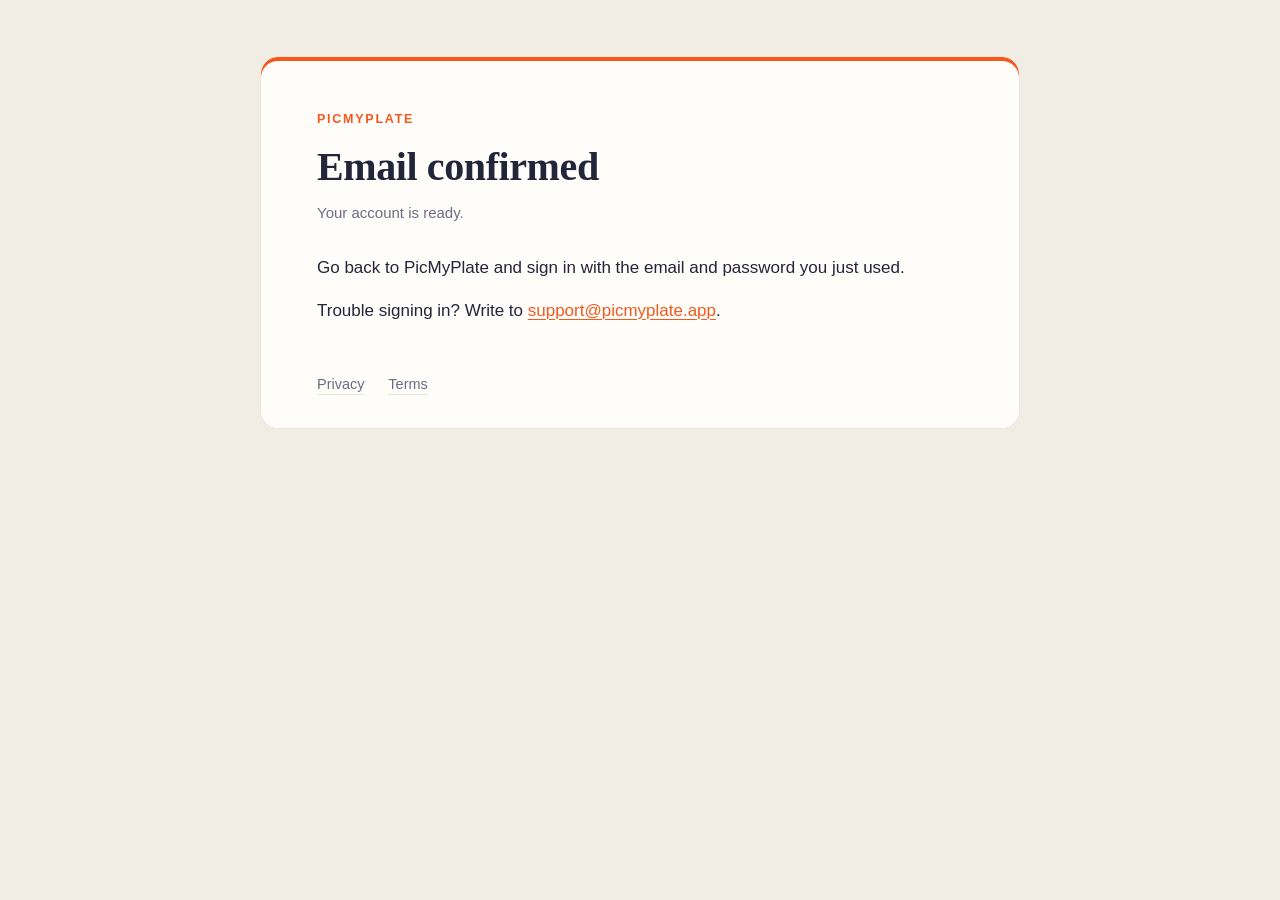
<file: confirmed/index.html>
<!doctype html>
<html lang="en">
<head>
<meta charset="utf-8">
<meta name="viewport" content="width=device-width, initial-scale=1">
<meta name="robots" content="noindex">
<title>Email confirmed · PicMyPlate</title>
<meta name="description" content="Your PicMyPlate email address is confirmed. Go back to the app and sign in.">
<!-- WHERE THE "CONFIRM YOUR EMAIL" LINK LANDS.
     Supabase confirms the address first and then sends the browser here
     (config.emailConfirmedUrl in the app). Before this page existed the
     project's Site URL was the default http://localhost:3000, so a tester
     tapped the link in her inbox and got "localhost refused to connect" - on a
     confirmation that had in fact worked.

     The address bar can arrive carrying a sign-in token in its #fragment. It
     is never read beyond the error fields, never sent anywhere (this page makes
     no requests at all), and is wiped from the address bar before anything is
     shown, so a screenshot or a shared link cannot carry it. -->
<link rel="stylesheet" href="../style.css">
<style>
  .state { display: none; }
  .state.on { display: block; }
  .open {
    display: inline-block;
    margin: 8px 0 18px;
    padding: 14px 26px;
    border-radius: 999px;
    background: var(--accent);
    color: #fff;
    font-weight: 800;
    text-decoration: none;
  }
  .open:hover { color: #fff; background: #d1420c; }
  .android-only { display: none; }
  .android .android-only { display: block; }
</style>
</head>
<body>
<header>
  <p class="brand">PicMyPlate</p>
  <h1 id="title">Email confirmed</h1>
  <p class="updated" id="lede">Your account is ready.</p>
</header>

<main>
  <div class="state on" id="ok">
    <p>Go back to PicMyPlate and sign in with the email and password you just used.</p>
  </div>

  <div class="state" id="expired">
    <div class="note">
      <p><strong>This link has expired or was already used.</strong></p>
      <p>If you confirmed your email earlier, you are all set - just sign in. If not, open the app, try signing in, and use the newest email we sent you.</p>
    </div>
  </div>

  <div class="android-only">
    <p><a class="open" href="intent:#Intent;action=android.intent.action.MAIN;category=android.intent.category.LAUNCHER;package=com.ashishbv.fitai;end">Open PicMyPlate</a></p>
  </div>

  <p>Trouble signing in? Write to <a href="mailto:support@picmyplate.app">support@picmyplate.app</a>.</p>
</main>

<footer>
  <a href="../privacy.html">Privacy</a>
  <a href="../terms.html">Terms</a>
</footer>

<script>
  (function () {
    // Read what Supabase appended - the error fields only - then clear the
    // address bar before anything else happens.
    var raw = (location.hash || '').replace(/^#/, '') + '&' + (location.search || '').replace(/^\?/, '');
    var params = {};
    raw.split('&').forEach(function (pair) {
      var i = pair.indexOf('=');
      if (i > 0) params[pair.slice(0, i)] = pair.slice(i + 1);
    });
    if (location.hash || location.search) {
      try { history.replaceState(null, '', location.pathname); } catch (e) { /* old browser: harmless */ }
    }

    if (params.error || params.error_code) {
      document.getElementById('ok').className = 'state';
      document.getElementById('expired').className = 'state on';
      document.getElementById('title').textContent = 'Link not valid';
      document.getElementById('lede').textContent = 'Nothing is wrong with your account.';
    }

    // The button opens the installed app by its package, which only an
    // Android browser understands.
    if (/Android/i.test(navigator.userAgent)) document.body.className += ' android';
  })();
</script>
</body>
</html>
</file>
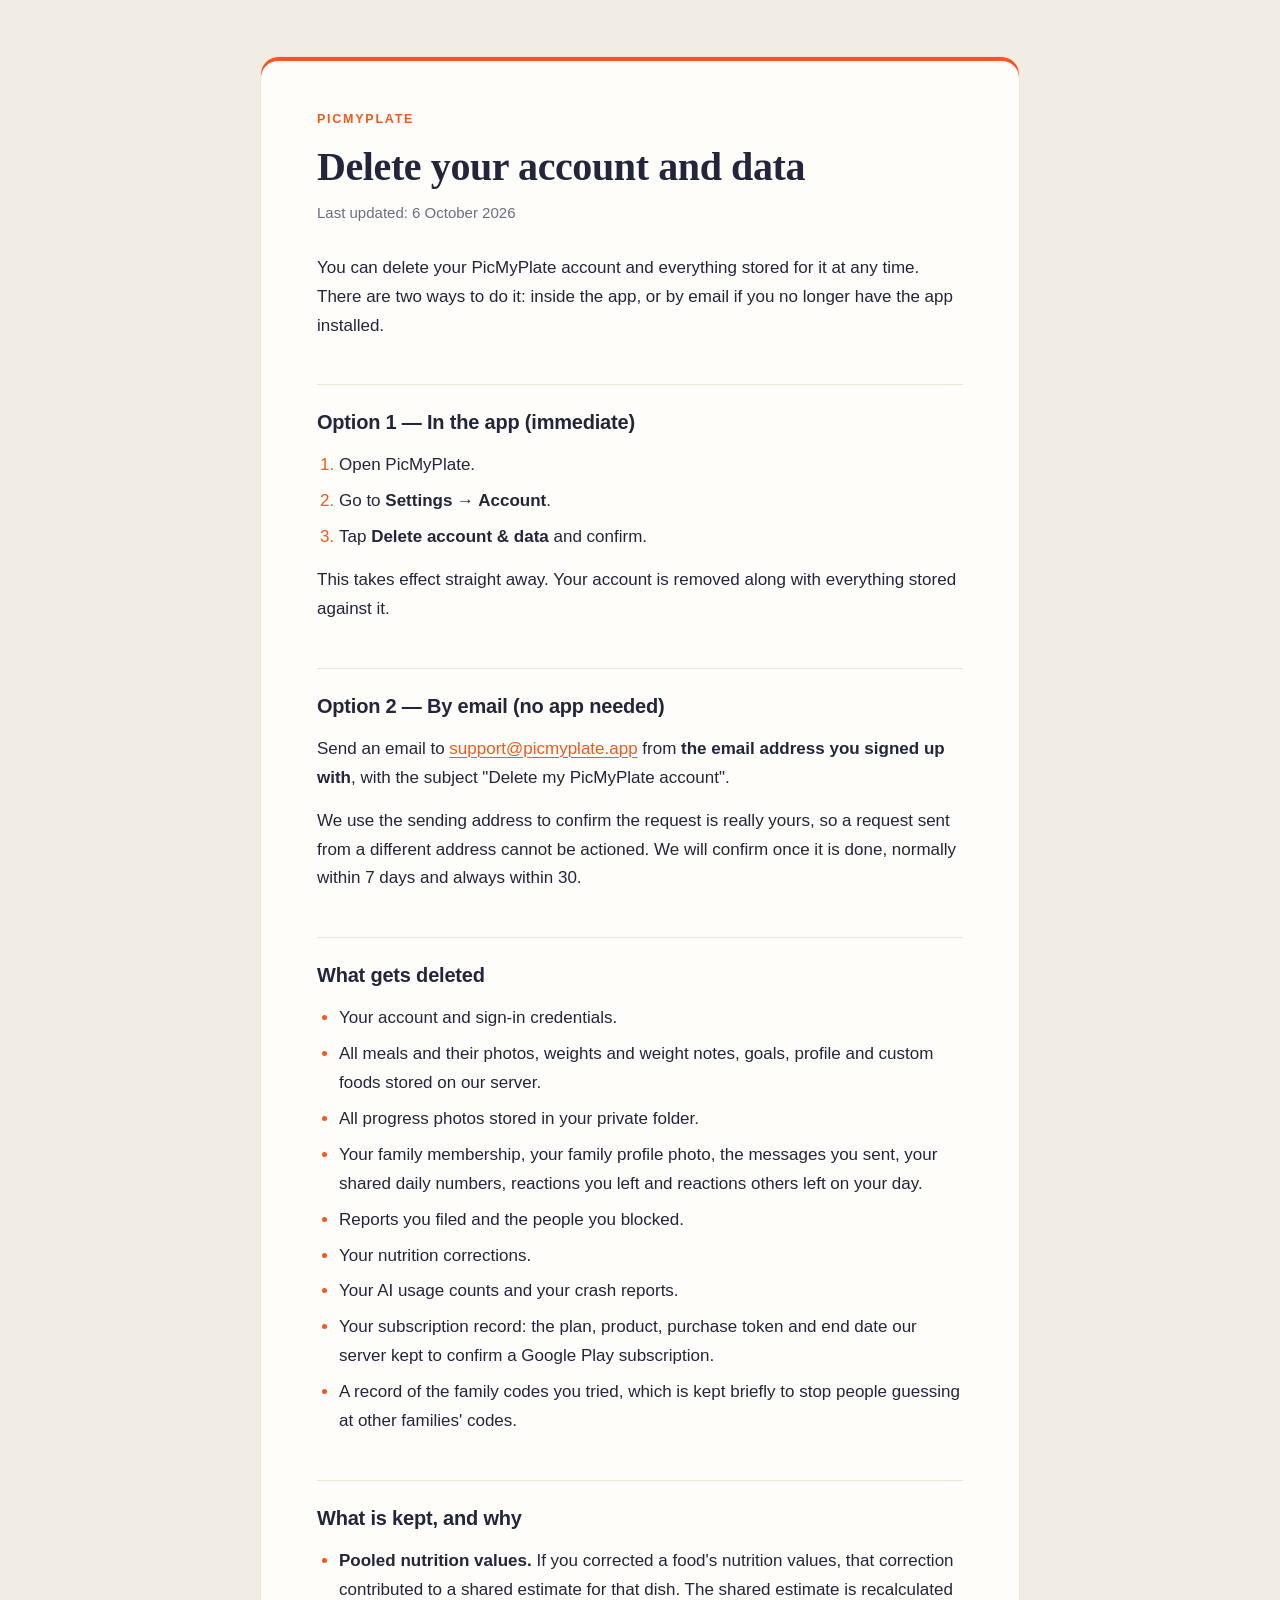
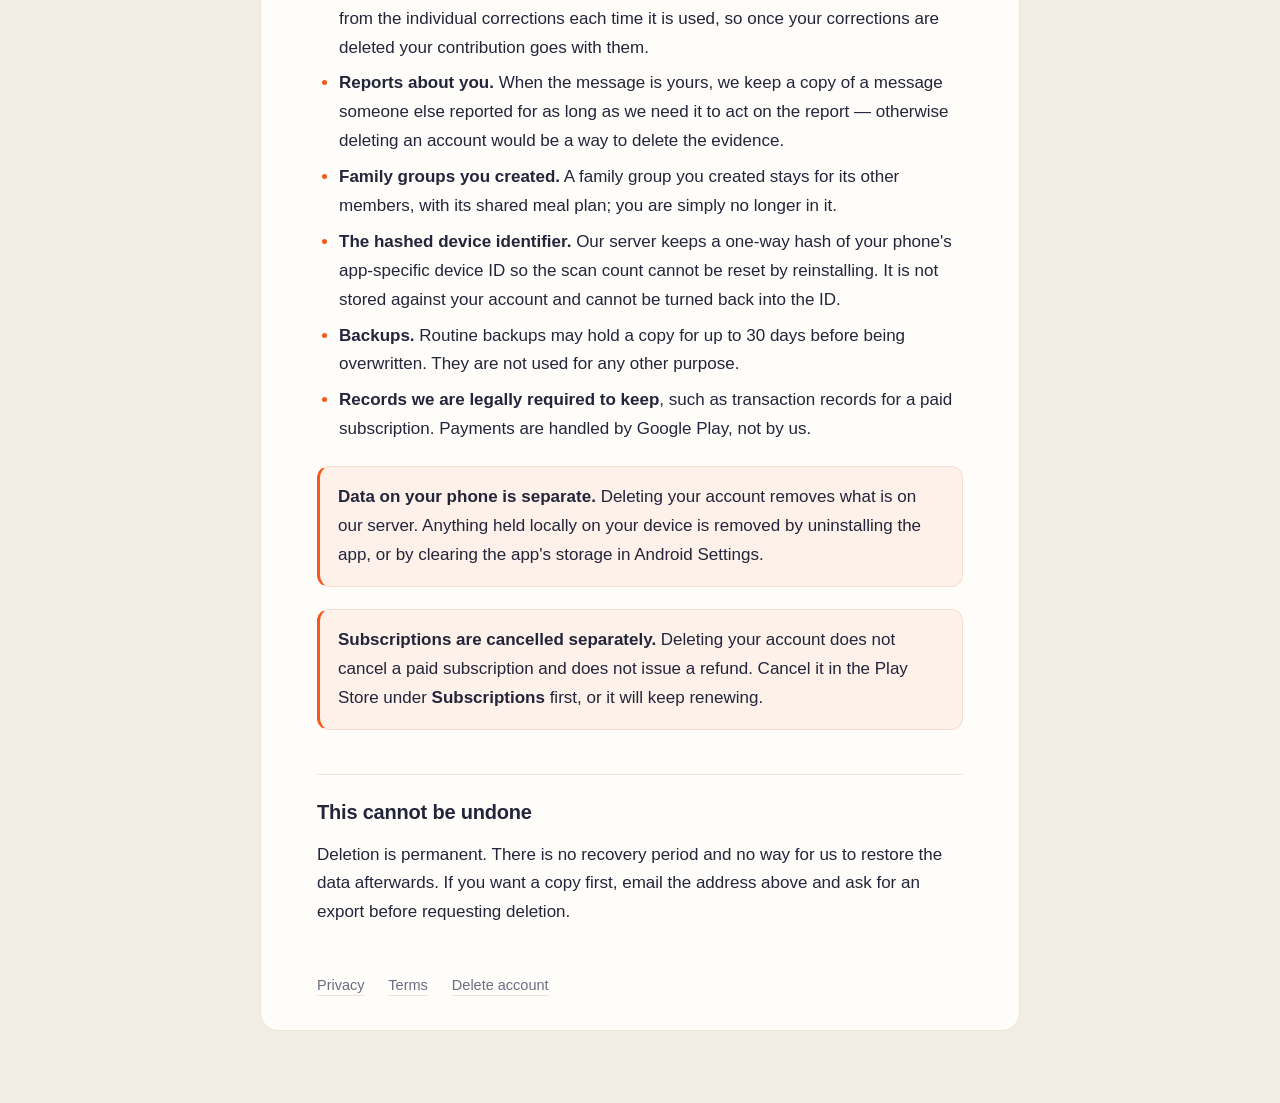
<file: delete-account.html>
<!doctype html>
<html lang="en">
<head>
<meta charset="utf-8">
<meta name="viewport" content="width=device-width, initial-scale=1">
<title>Delete your account — PicMyPlate</title>
<link rel="stylesheet" href="style.css">
</head>
<body>
<header>
  <p class="brand">PicMyPlate</p>
  <h1>Delete your account and data</h1>
  <p class="updated">Last updated: 6 October 2026</p>
</header>

<main>

<p>You can delete your PicMyPlate account and everything stored for it at any time. There are two ways to do it: inside the app, or by email if you no longer have the app installed.</p>

<h2>Option 1 — In the app (immediate)</h2>
<ol>
  <li>Open PicMyPlate.</li>
  <li>Go to <strong>Settings → Account</strong>.</li>
  <li>Tap <strong>Delete account &amp; data</strong> and confirm.</li>
</ol>
<p>This takes effect straight away. Your account is removed along with everything stored against it.</p>

<h2>Option 2 — By email (no app needed)</h2>
<p>Send an email to <a href="mailto:support@picmyplate.app?subject=Delete%20my%20PicMyPlate%20account">support@picmyplate.app</a> from <strong>the email address you signed up with</strong>, with the subject "Delete my PicMyPlate account".</p>
<p>We use the sending address to confirm the request is really yours, so a request sent from a different address cannot be actioned. We will confirm once it is done, normally within 7 days and always within 30.</p>

<h2>What gets deleted</h2>
<ul>
  <li>Your account and sign-in credentials.</li>
  <li>All meals and their photos, weights and weight notes, goals, profile and custom foods stored on our server.</li>
  <li>All progress photos stored in your private folder.</li>
  <li>Your family membership, your family profile photo, the messages you sent, your shared daily numbers, reactions you left and reactions others left on your day.</li>
  <li>Reports you filed and the people you blocked.</li>
  <li>Your nutrition corrections.</li>
  <li>Your AI usage counts and your crash reports.</li>
  <li>Your subscription record: the plan, product, purchase token and end date our server kept to confirm a Google Play subscription.</li>
  <li>A record of the family codes you tried, which is kept briefly to stop people guessing at other families' codes.</li>
</ul>

<h2>What is kept, and why</h2>
<ul>
  <li>
    <strong>Pooled nutrition values.</strong> If you corrected a food's nutrition values, that correction contributed to a shared estimate for that dish. The shared estimate is recalculated from the individual corrections each time it is used, so once your corrections are deleted your contribution goes with them.
  </li>
  <li>
    <strong>Reports about you.</strong> When the message is yours, we keep a copy of a message someone else reported for as long as we need it to act on the report — otherwise deleting an account would be a way to delete the evidence.
  </li>
  <li>
    <strong>Family groups you created.</strong> A family group you created stays for its other members, with its shared meal plan; you are simply no longer in it.
  </li>
  <li>
    <strong>The hashed device identifier.</strong> Our server keeps a one-way hash of your phone's app-specific device ID so the scan count cannot be reset by reinstalling. It is not stored against your account and cannot be turned back into the ID.
  </li>
  <li>
    <strong>Backups.</strong> Routine backups may hold a copy for up to 30 days before being overwritten. They are not used for any other purpose.
  </li>
  <li>
    <strong>Records we are legally required to keep</strong>, such as transaction records for a paid subscription. Payments are handled by Google Play, not by us.
  </li>
</ul>

<div class="note">
  <p><strong>Data on your phone is separate.</strong> Deleting your account removes what is on our server. Anything held locally on your device is removed by uninstalling the app, or by clearing the app's storage in Android Settings.</p>
</div>

<div class="note">
  <p><strong>Subscriptions are cancelled separately.</strong> Deleting your account does not cancel a paid subscription and does not issue a refund. Cancel it in the Play Store under <strong>Subscriptions</strong> first, or it will keep renewing.</p>
</div>

<h2>This cannot be undone</h2>
<p>Deletion is permanent. There is no recovery period and no way for us to restore the data afterwards. If you want a copy first, email the address above and ask for an export before requesting deletion.</p>

</main>

<footer>
  <a href="privacy.html">Privacy</a>
  <a href="terms.html">Terms</a>
  <a href="delete-account.html">Delete account</a>
</footer>
</body>
</html>
</file>
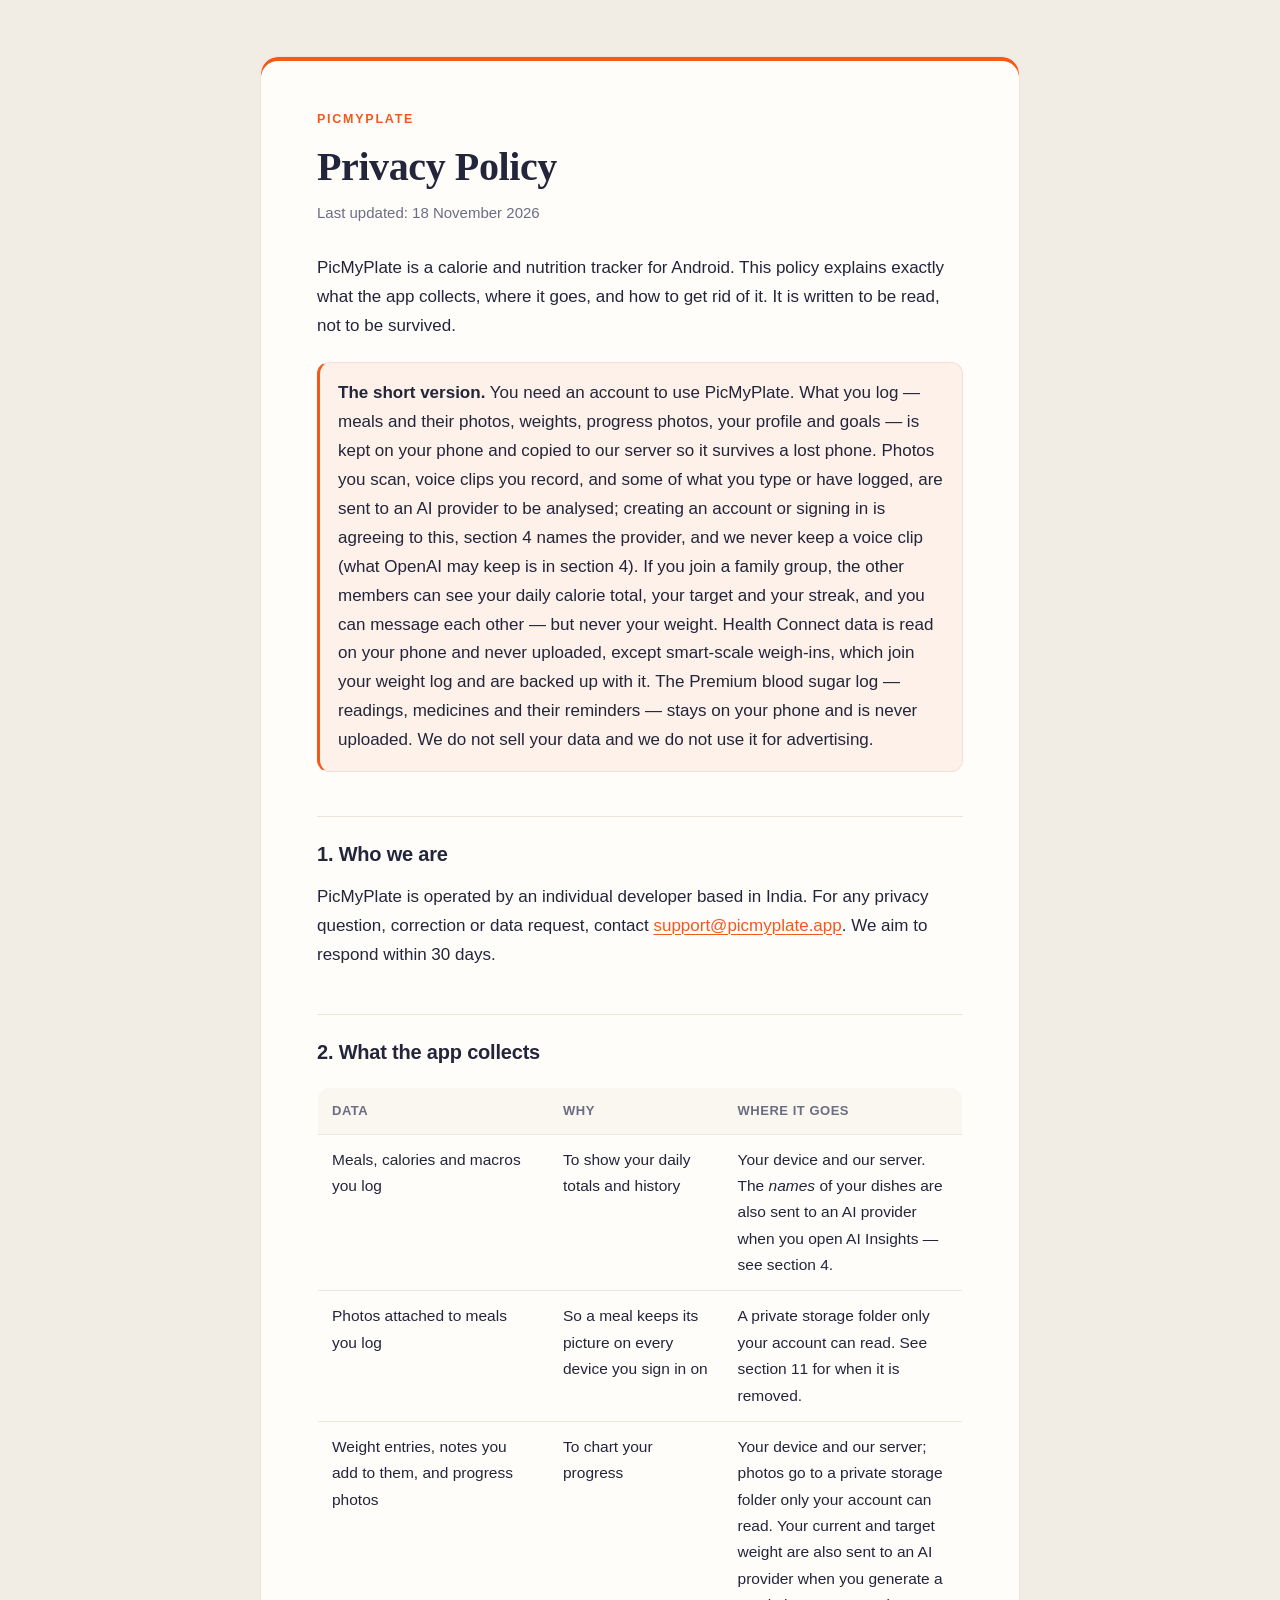
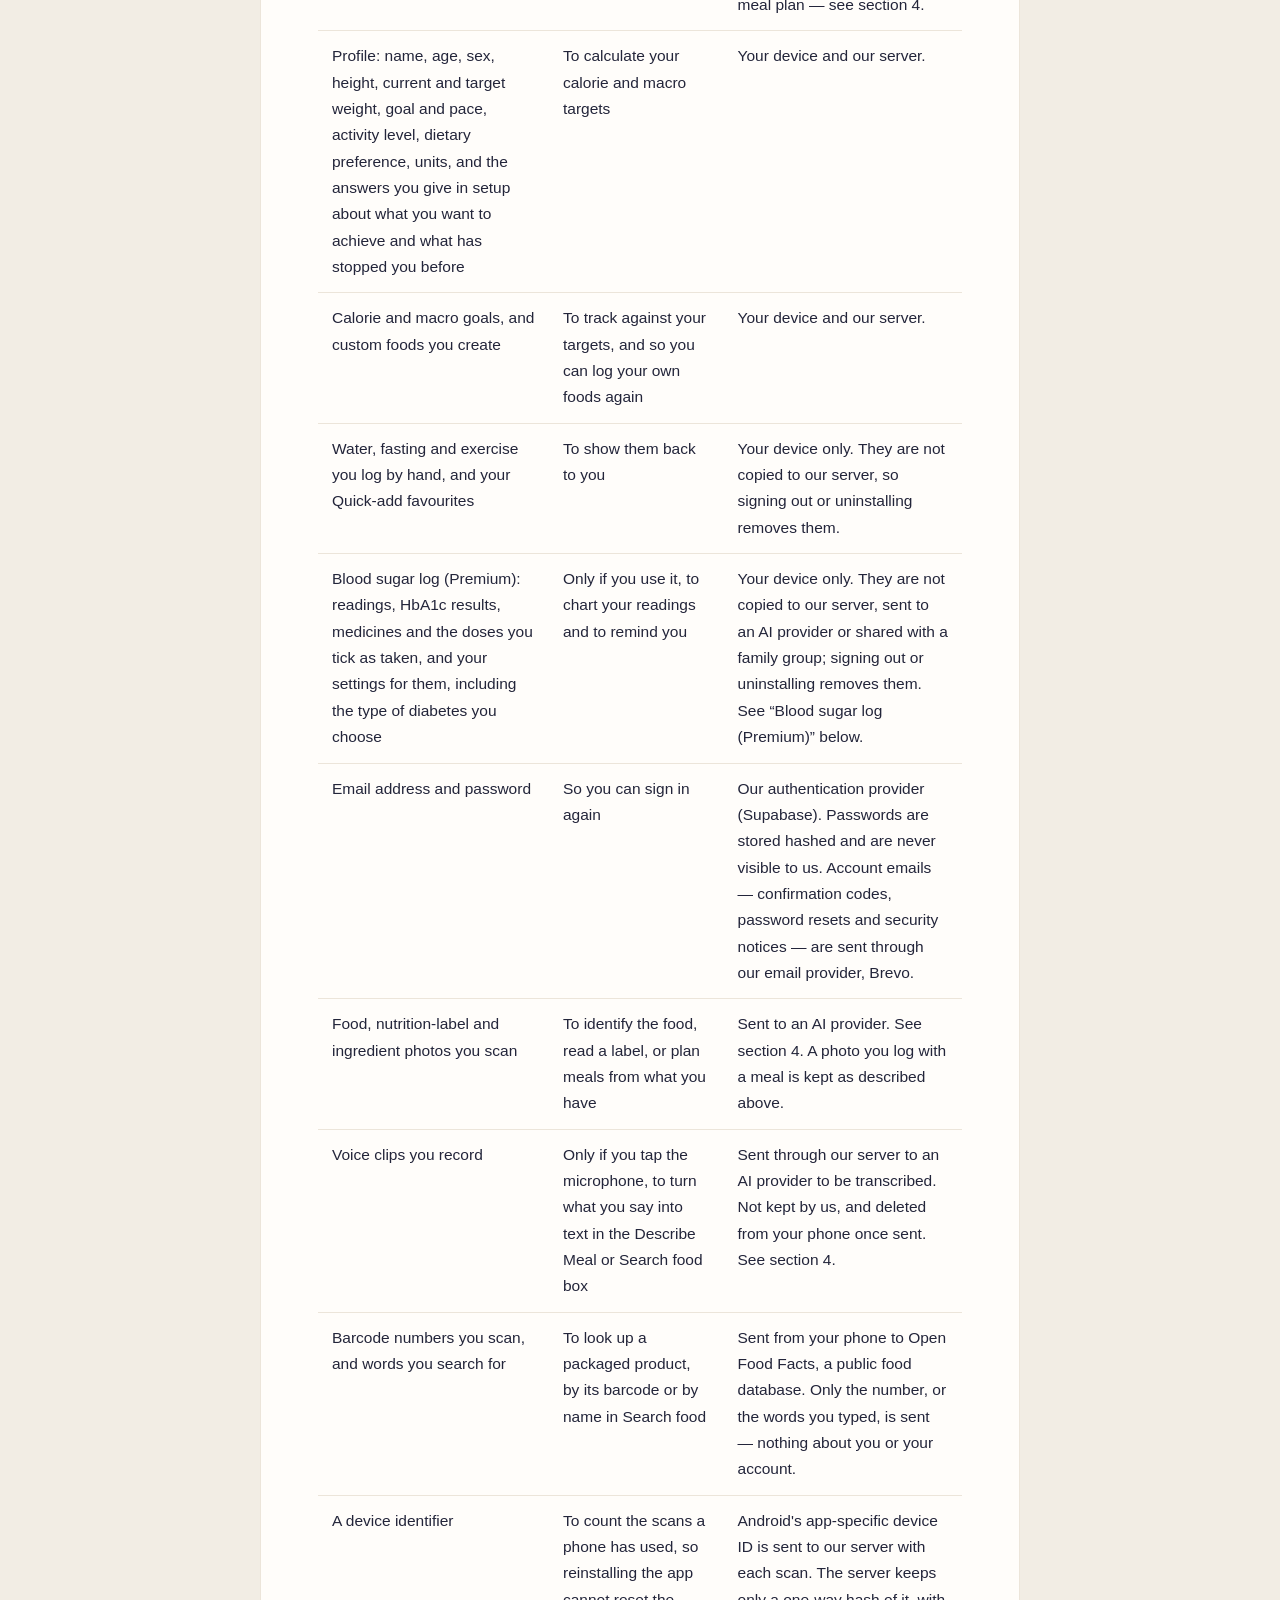
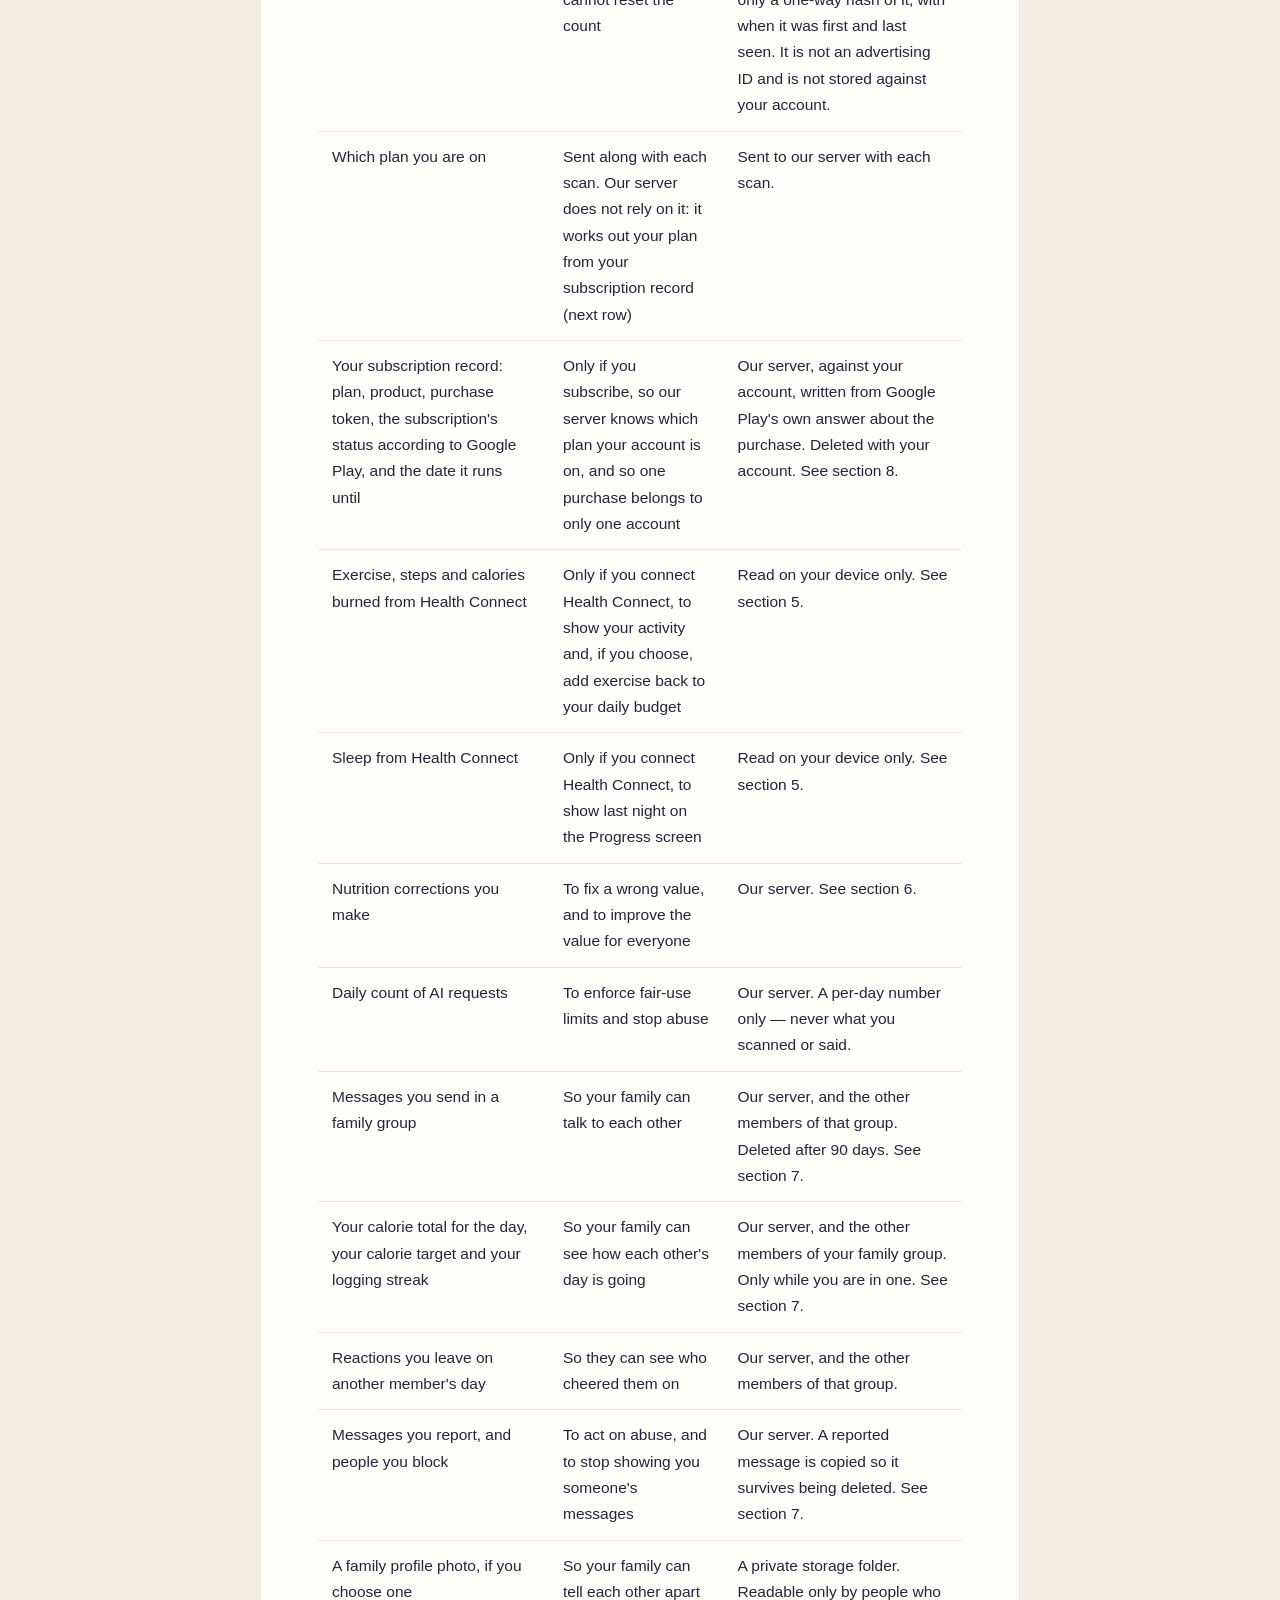
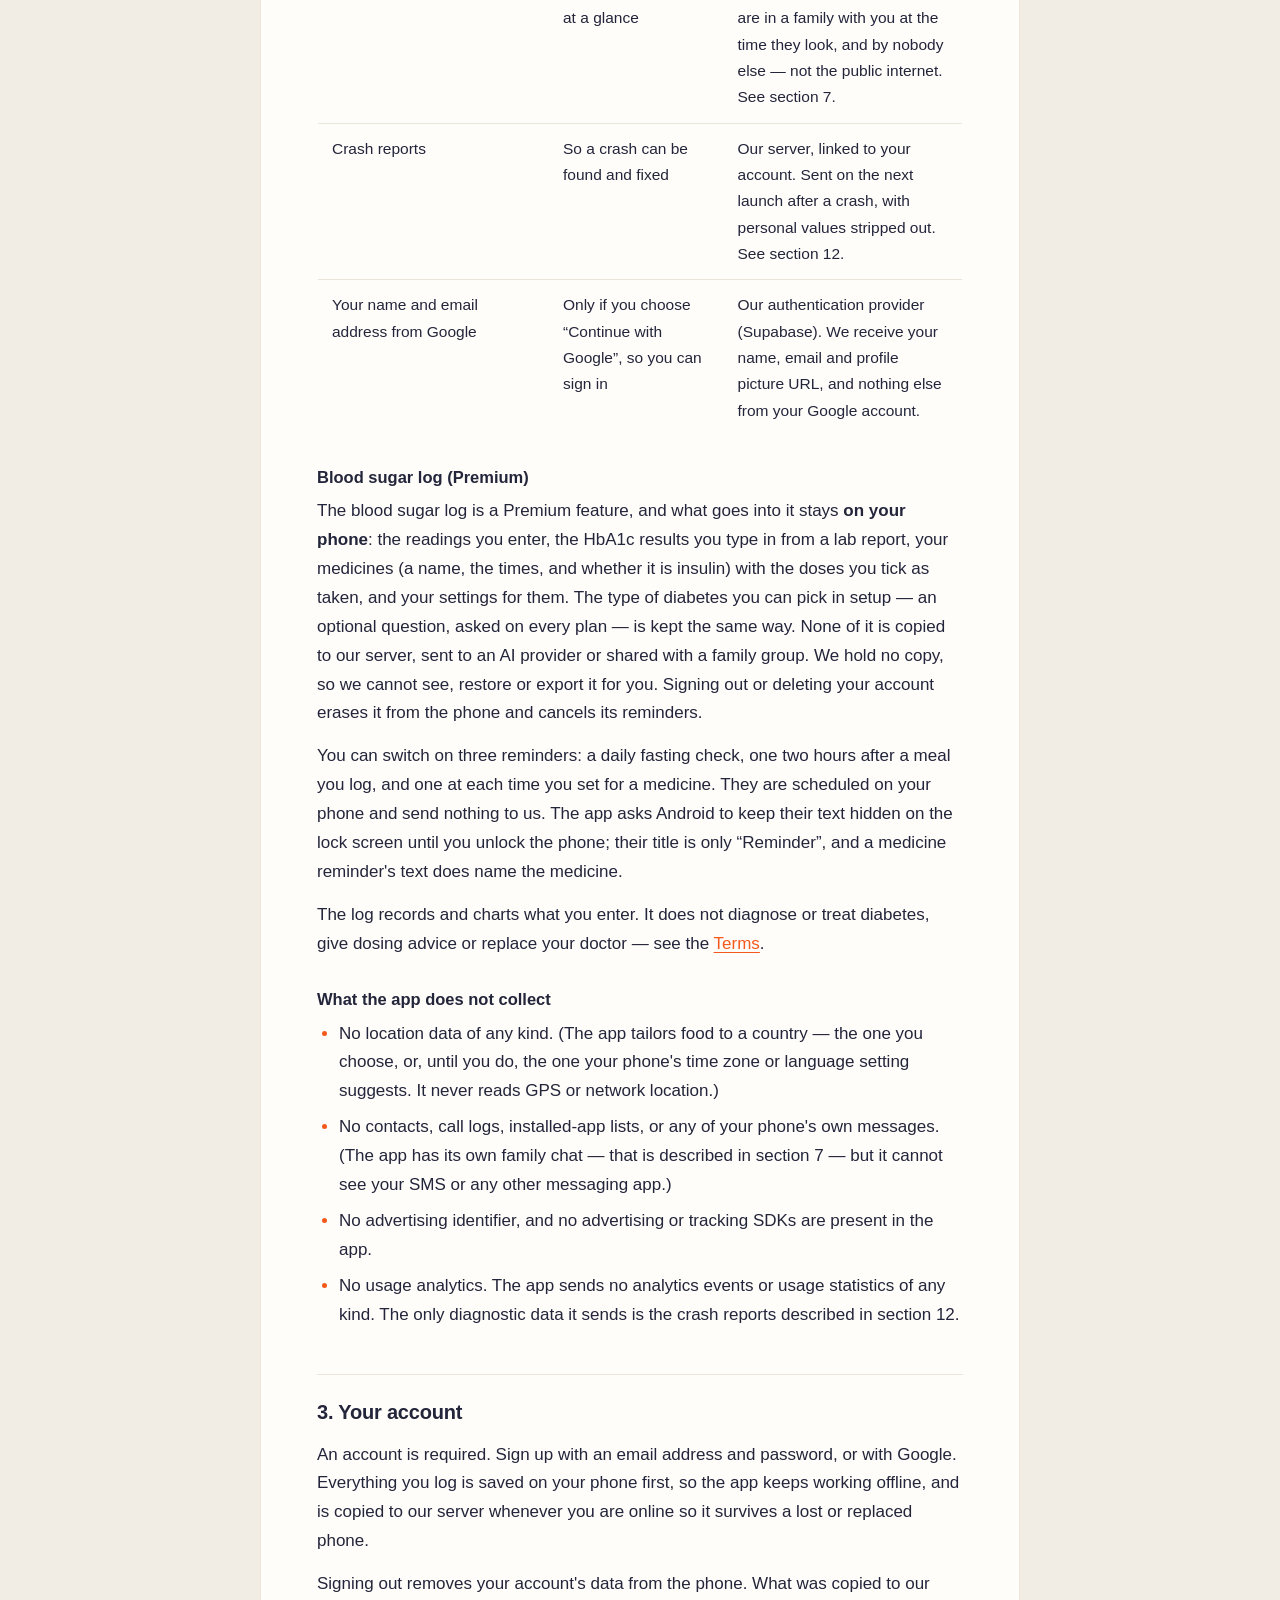
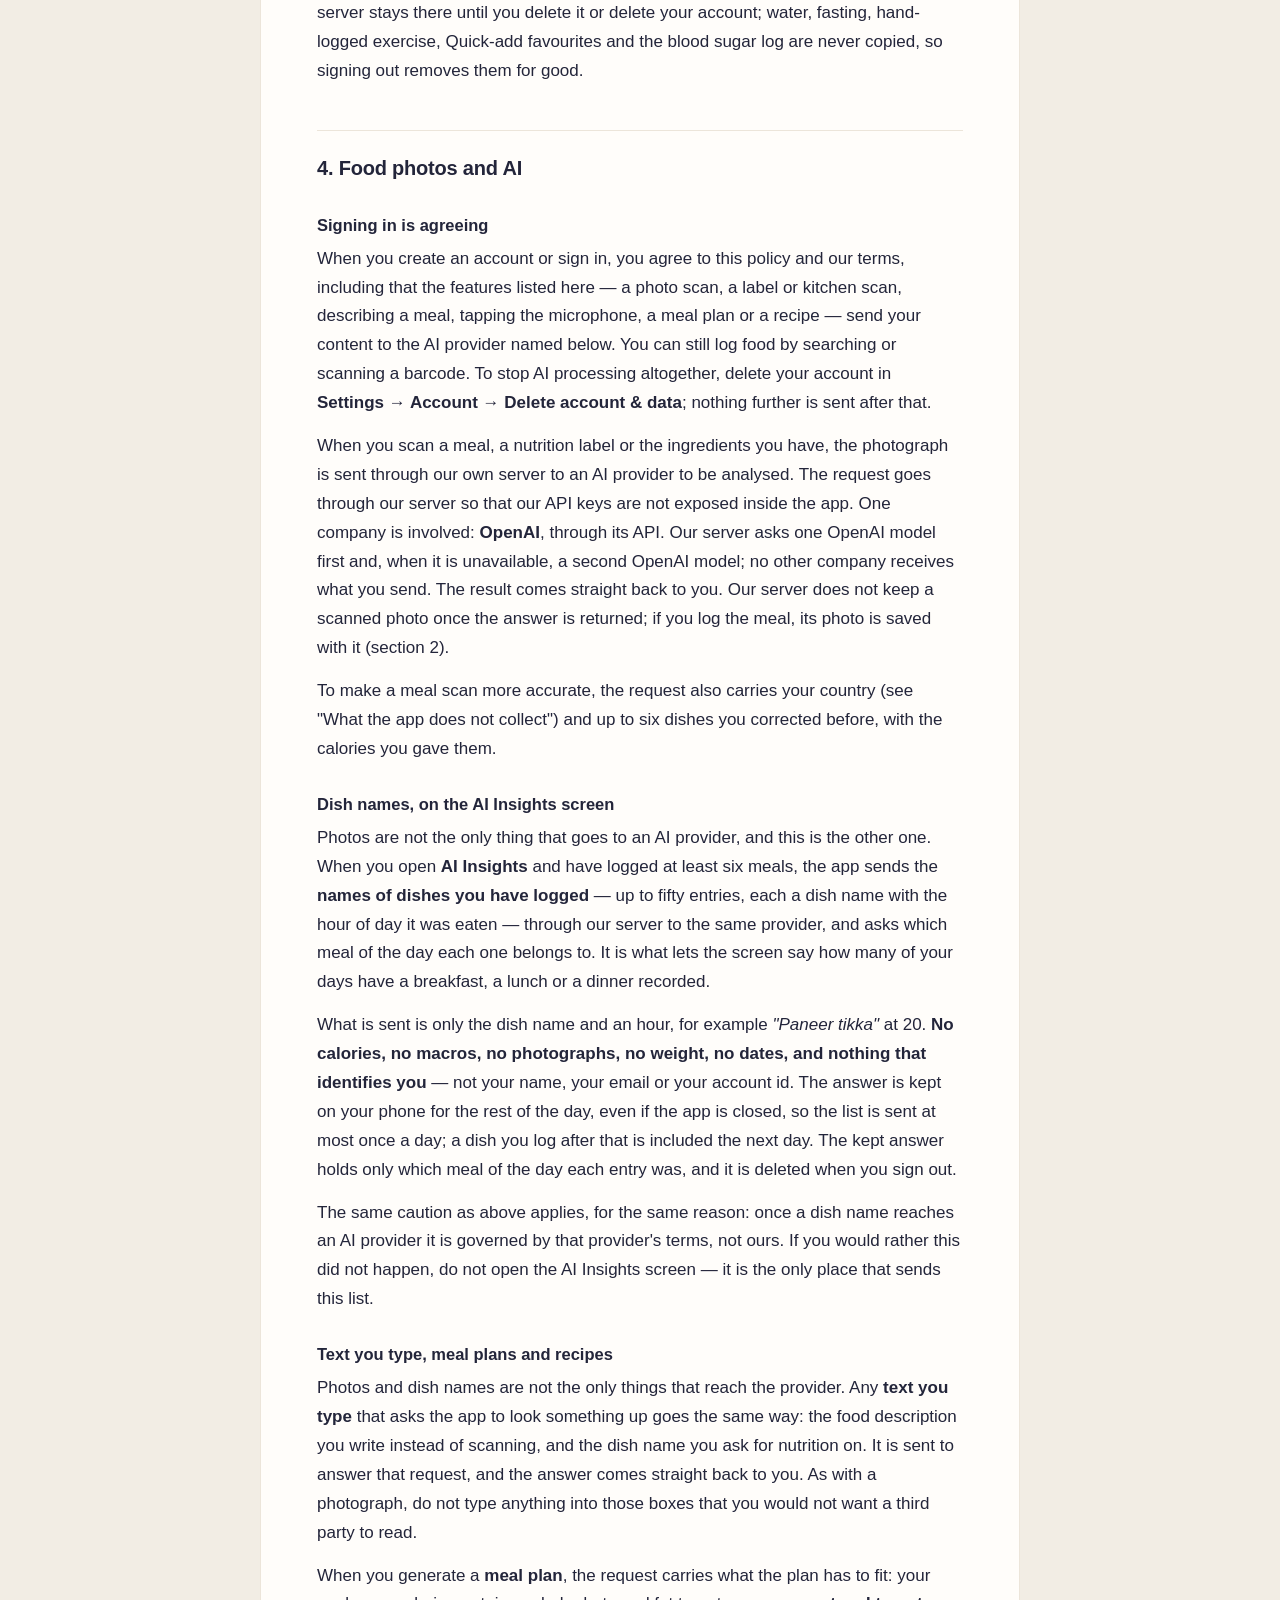
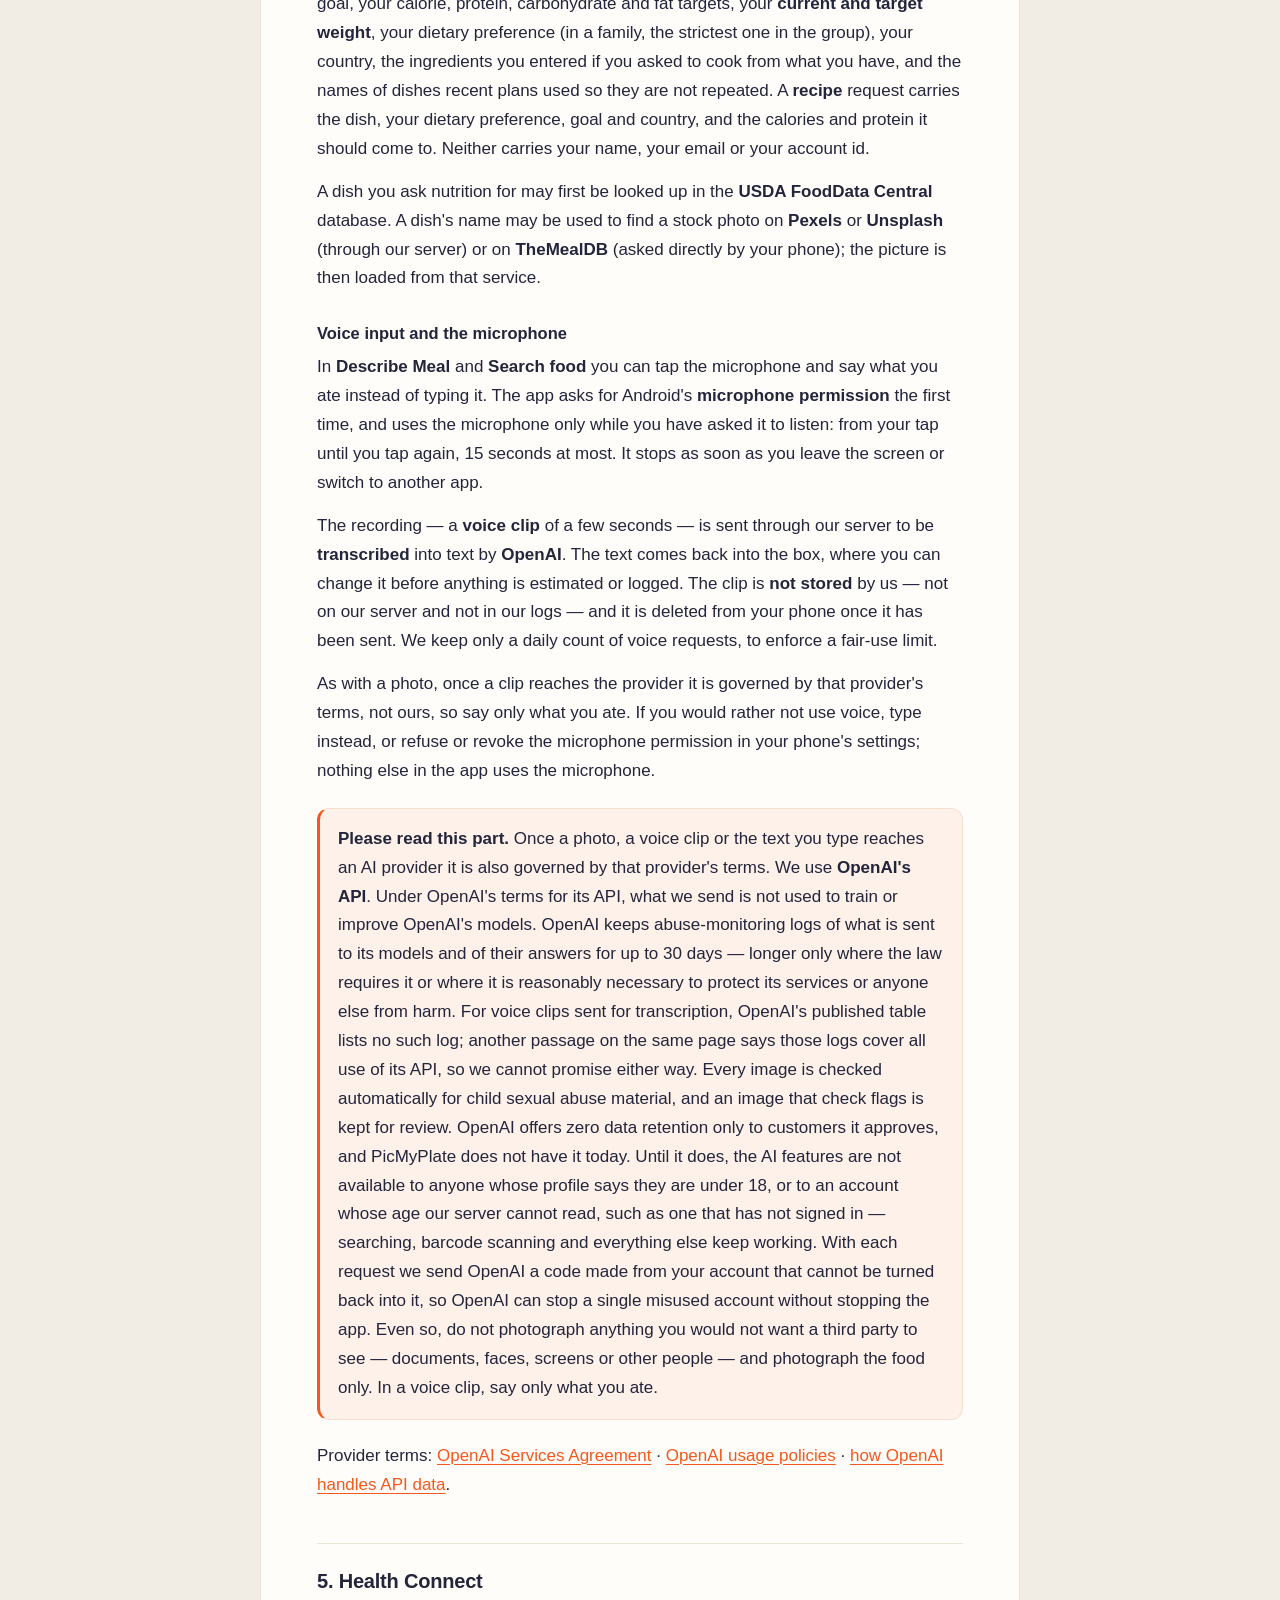
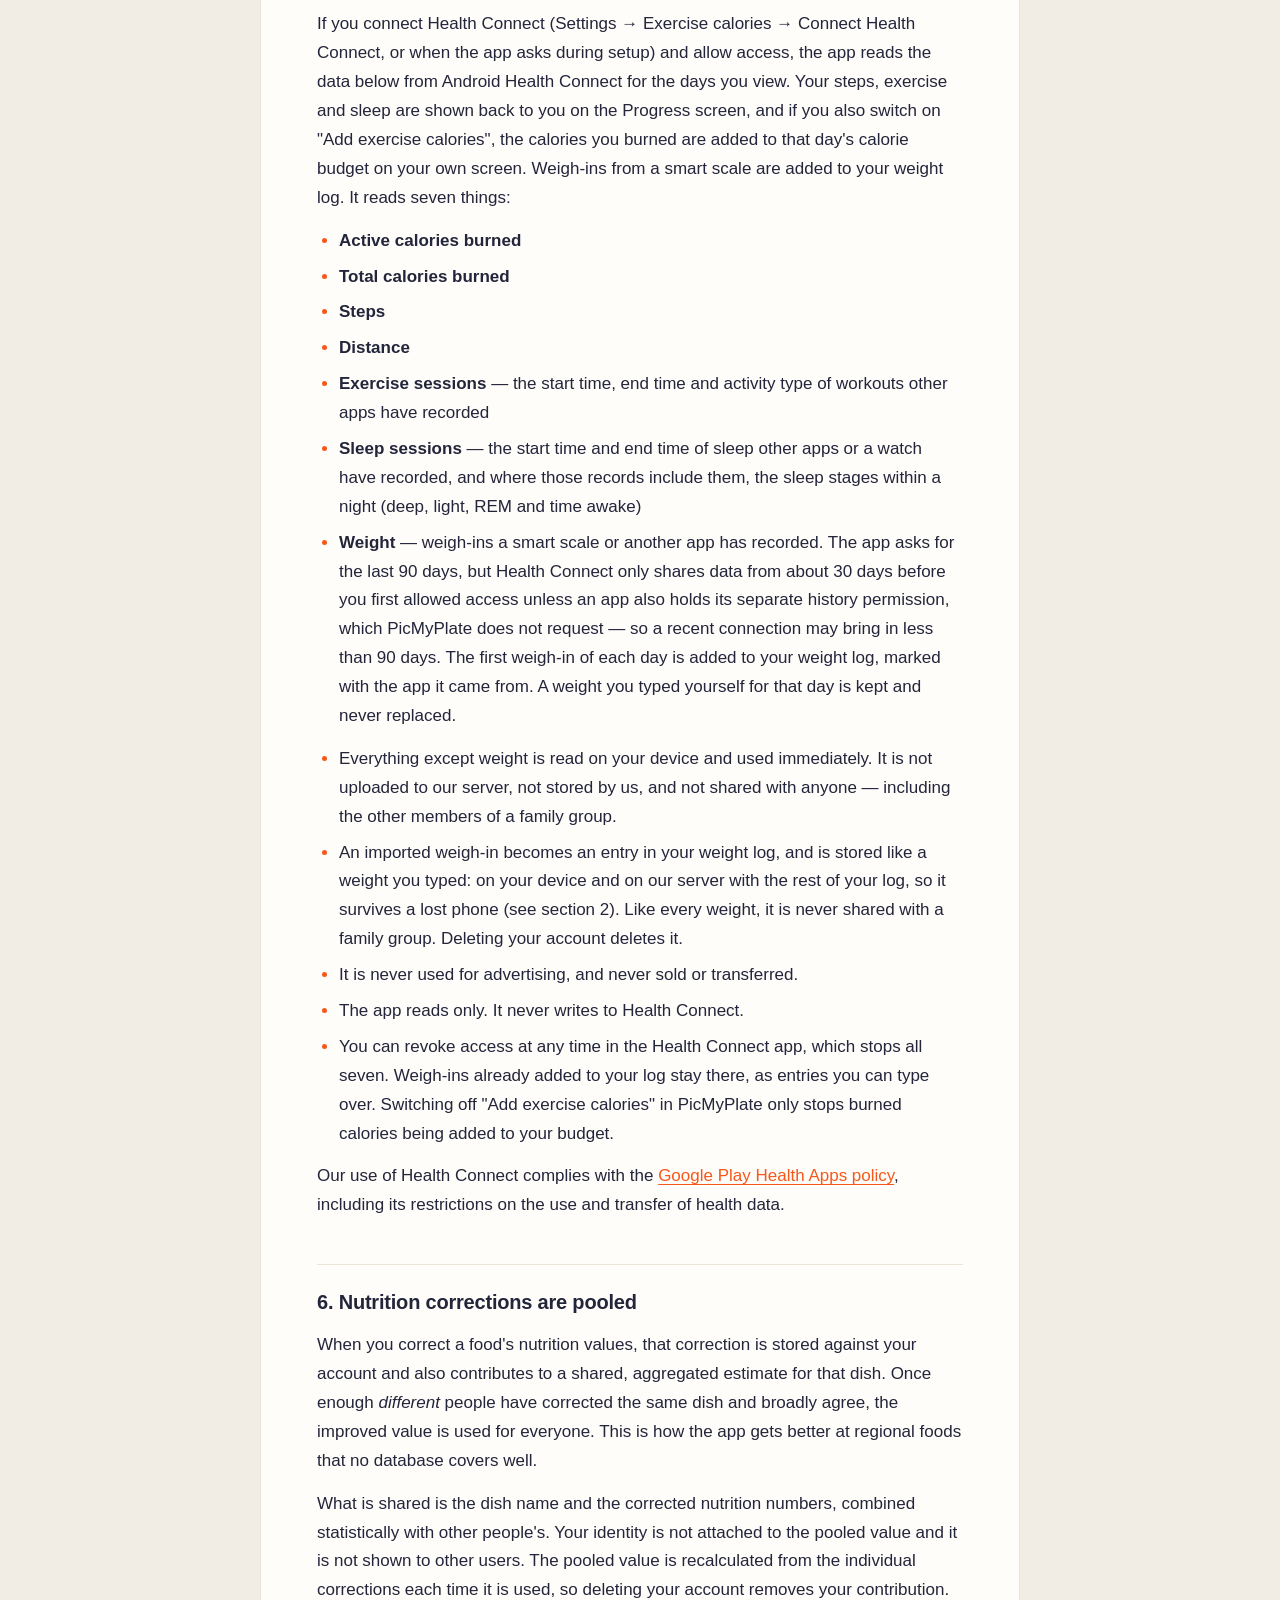
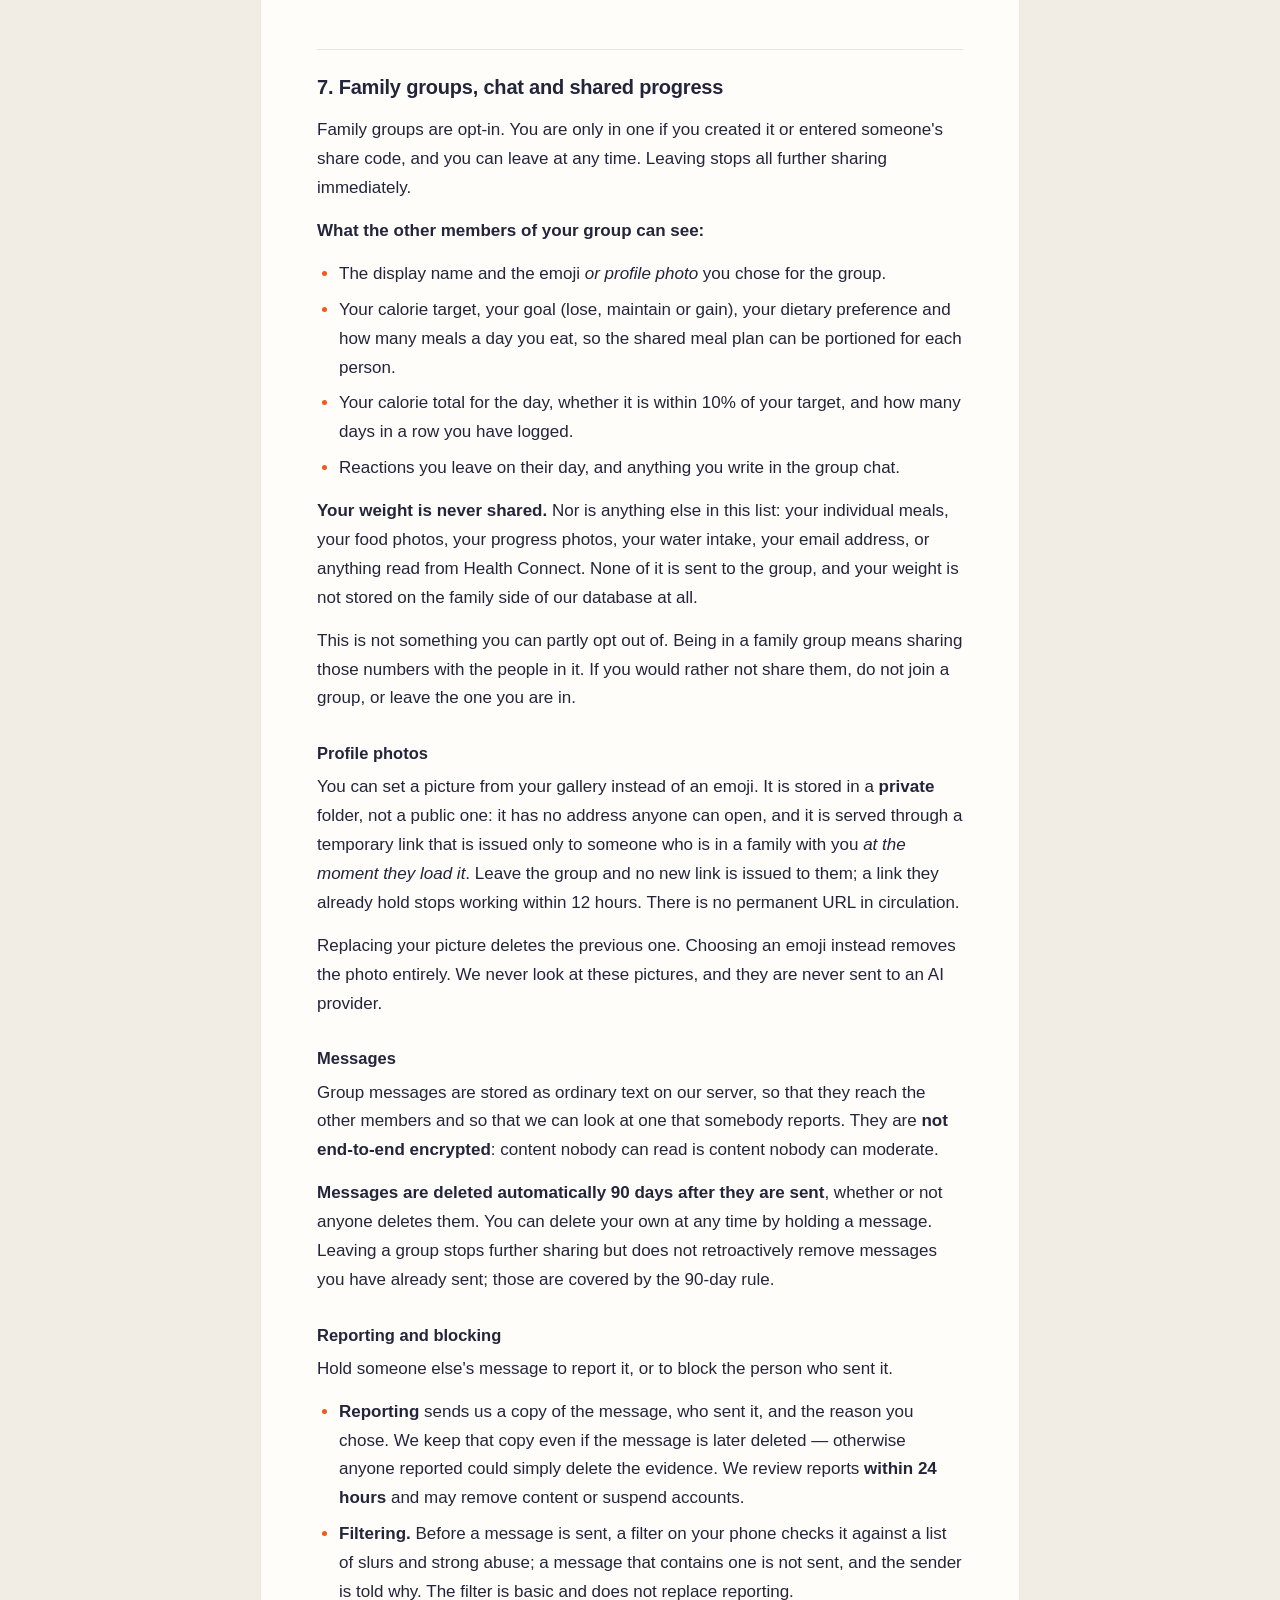
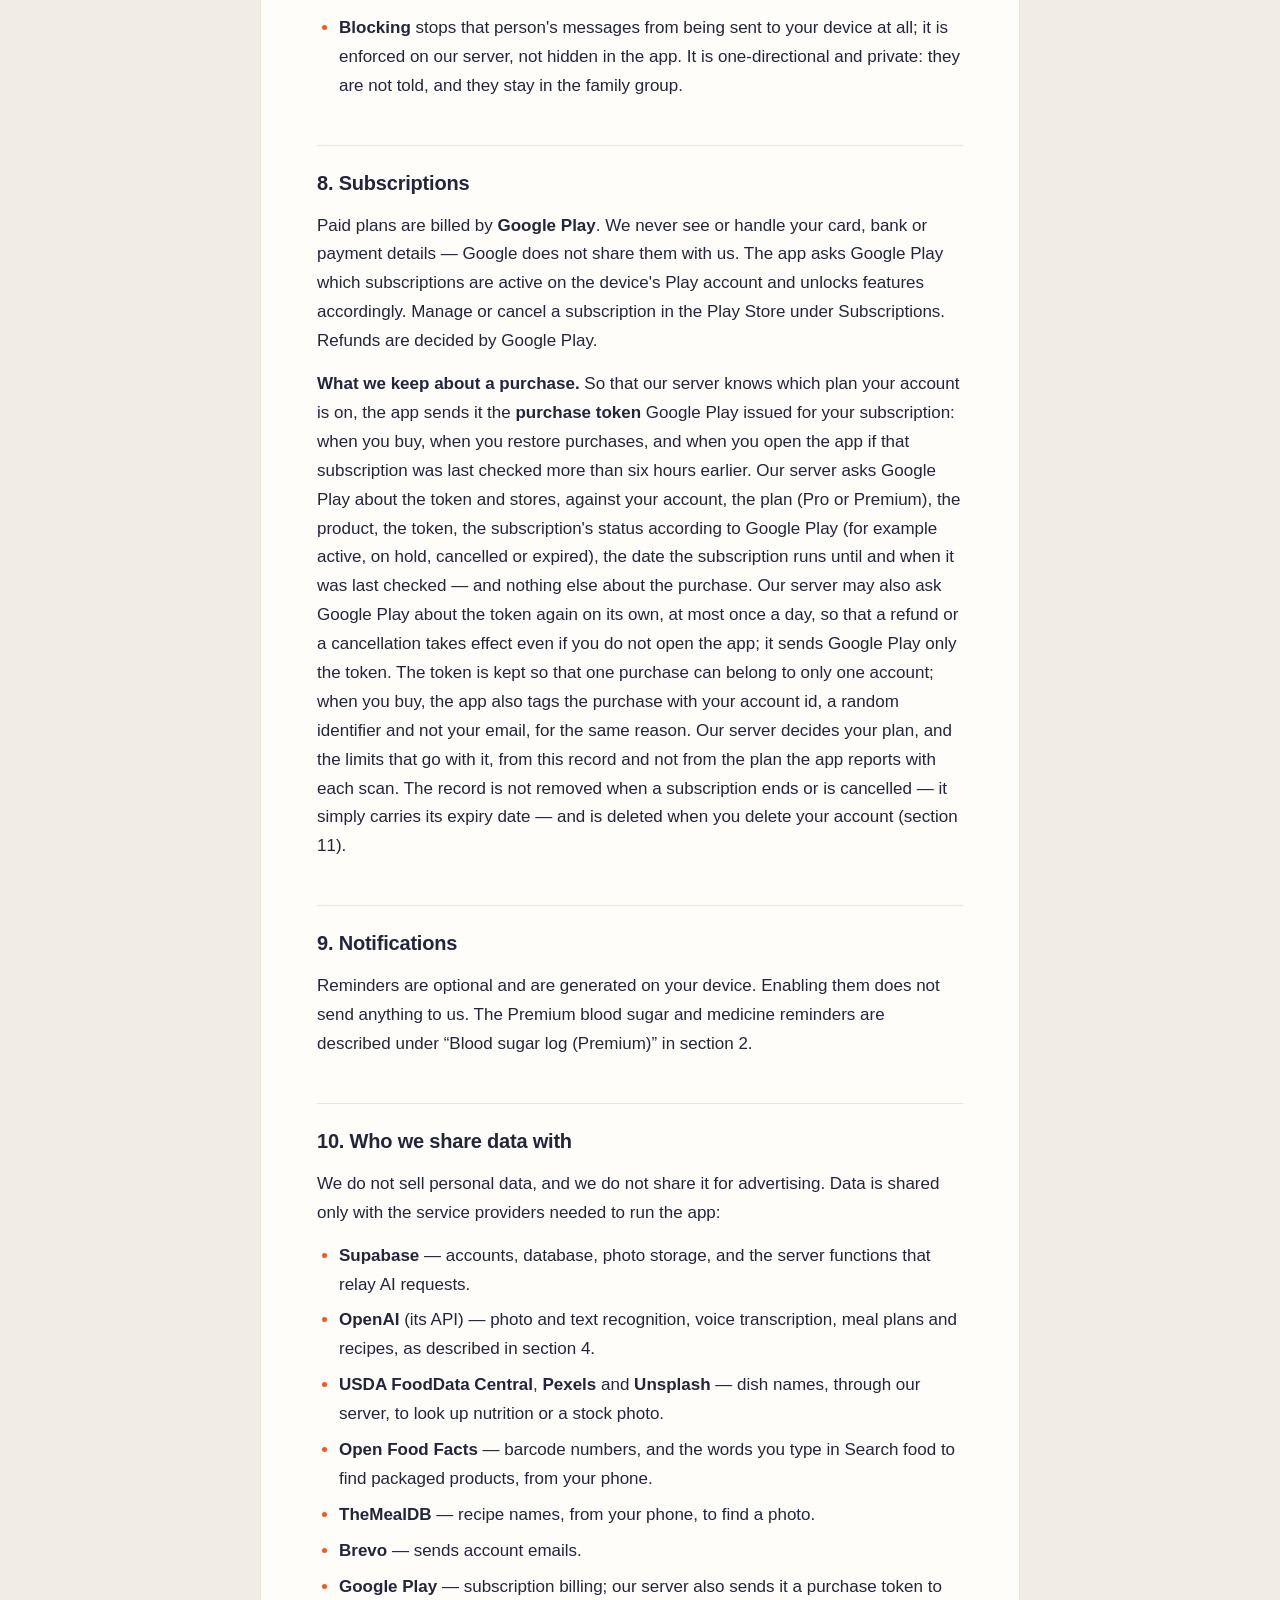
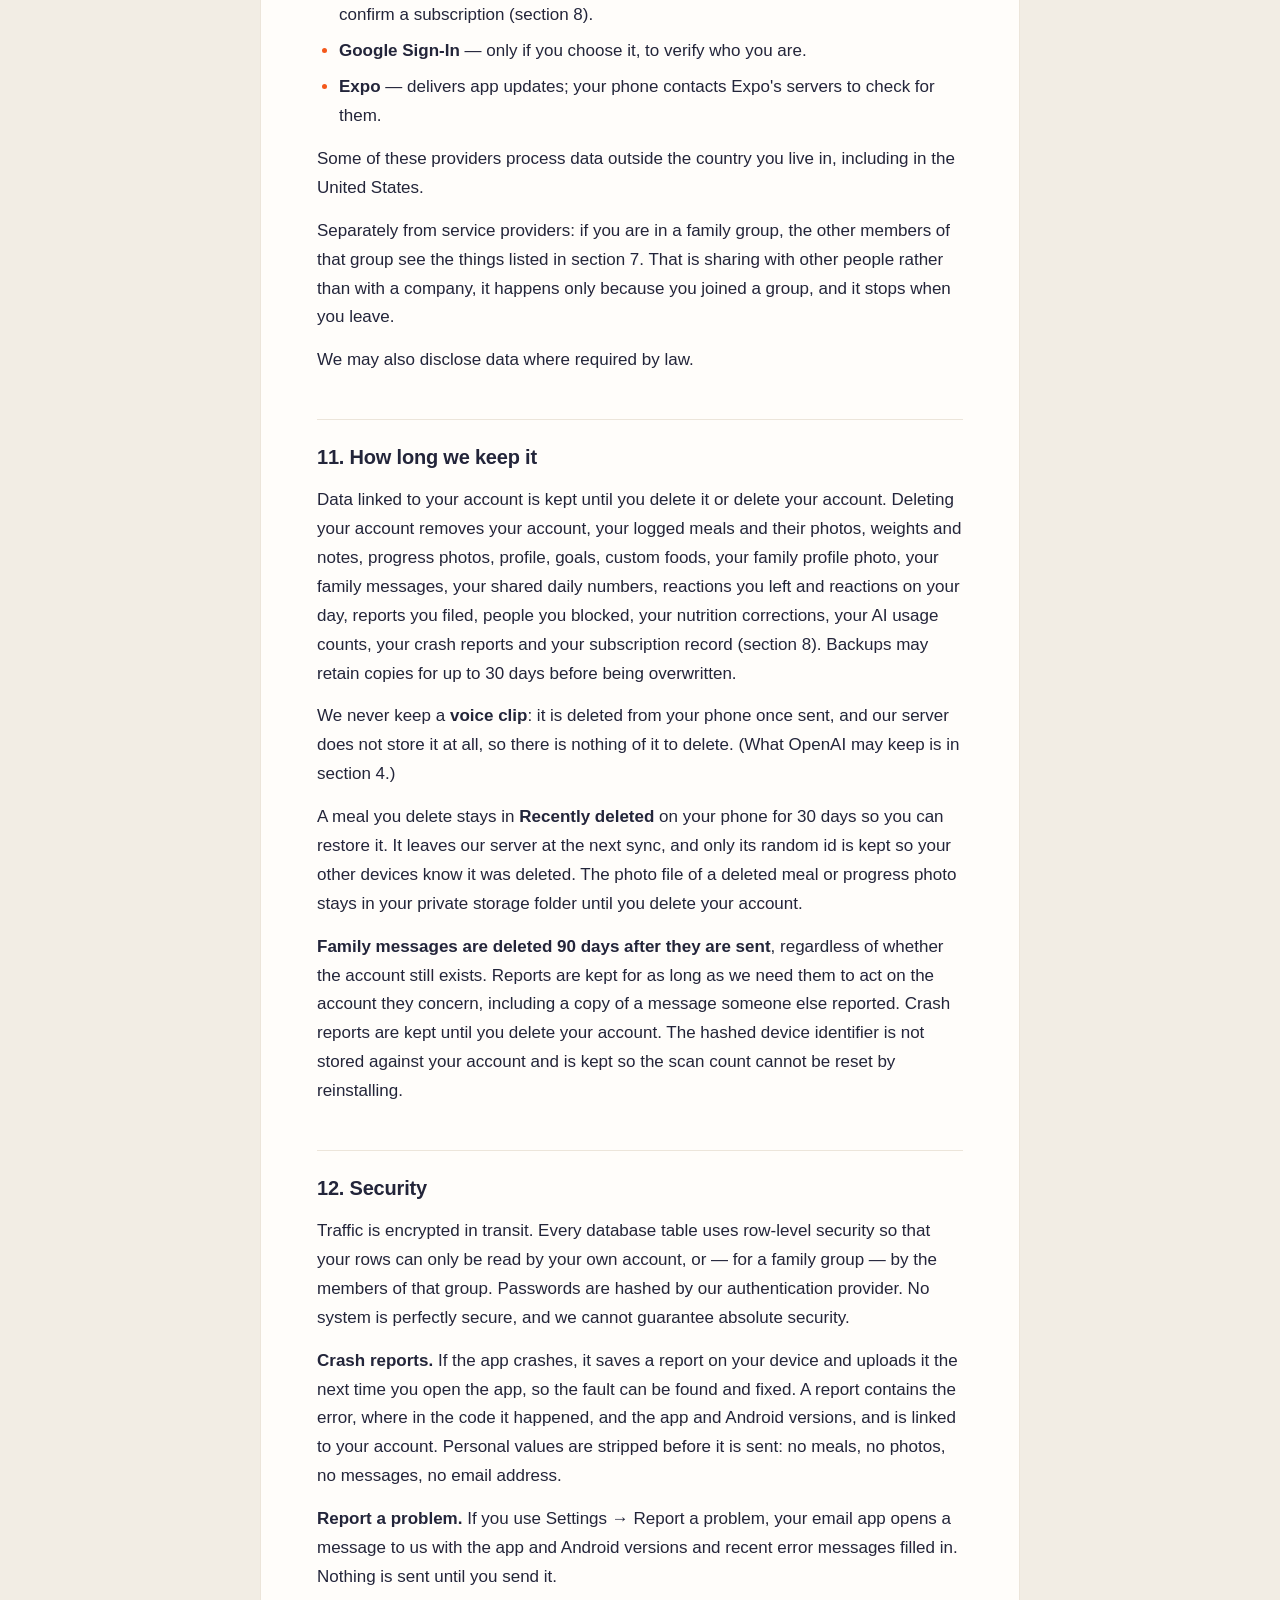
<file: privacy.html>
<!doctype html>
<html lang="en">
<head>
<meta charset="utf-8">
<meta name="viewport" content="width=device-width, initial-scale=1">
<title>Privacy Policy — PicMyPlate</title>
<link rel="stylesheet" href="style.css">
</head>
<body>
<header>
  <p class="brand">PicMyPlate</p>
  <h1>Privacy Policy</h1>
  <p class="updated">Last updated: 18 November 2026</p>
</header>

<main>

<p>PicMyPlate is a calorie and nutrition tracker for Android. This policy explains exactly what the app collects, where it goes, and how to get rid of it. It is written to be read, not to be survived.</p>

<div class="note">
  <p><strong>The short version.</strong> You need an account to use PicMyPlate. What you log &mdash; meals and their photos, weights, progress photos, your profile and goals &mdash; is kept on your phone and copied to our server so it survives a lost phone. Photos you scan, voice clips you record, and some of what you type or have logged, are sent to an AI provider to be analysed; creating an account or signing in is agreeing to this, section 4 names the provider, and we never keep a voice clip (what OpenAI may keep is in section 4). If you join a family group, the other members can see your daily calorie total, your target and your streak, and you can message each other &mdash; but never your weight. Health Connect data is read on your phone and never uploaded, except smart-scale weigh-ins, which join your weight log and are backed up with it. The Premium blood sugar log &mdash; readings, medicines and their reminders &mdash; stays on your phone and is never uploaded. We do not sell your data and we do not use it for advertising.</p>
</div>

<h2>1. Who we are</h2>
<p>PicMyPlate is operated by an individual developer based in India. For any privacy question, correction or data request, contact <a href="mailto:support@picmyplate.app">support@picmyplate.app</a>. We aim to respond within 30 days.</p>

<h2>2. What the app collects</h2>

<div class="wrap">
<table>
  <tr><th>Data</th><th>Why</th><th>Where it goes</th></tr>
  <tr>
    <td>Meals, calories and macros you log</td>
    <td>To show your daily totals and history</td>
    <td>Your device and our server. The <em>names</em> of your dishes are also sent to an AI provider when you open AI Insights &mdash; see section 4.</td>
  </tr>
  <tr>
    <td>Photos attached to meals you log</td>
    <td>So a meal keeps its picture on every device you sign in on</td>
    <td>A private storage folder only your account can read. See section 11 for when it is removed.</td>
  </tr>
  <tr>
    <td>Weight entries, notes you add to them, and progress photos</td>
    <td>To chart your progress</td>
    <td>Your device and our server; photos go to a private storage folder only your account can read. Your current and target weight are also sent to an AI provider when you generate a meal plan &mdash; see section 4.</td>
  </tr>
  <tr>
    <td>Profile: name, age, sex, height, current and target weight, goal and pace, activity level, dietary preference, units, and the answers you give in setup about what you want to achieve and what has stopped you before</td>
    <td>To calculate your calorie and macro targets</td>
    <td>Your device and our server.</td>
  </tr>
  <tr>
    <td>Calorie and macro goals, and custom foods you create</td>
    <td>To track against your targets, and so you can log your own foods again</td>
    <td>Your device and our server.</td>
  </tr>
  <tr>
    <td>Water, fasting and exercise you log by hand, and your Quick-add favourites</td>
    <td>To show them back to you</td>
    <td>Your device only. They are not copied to our server, so signing out or uninstalling removes them.</td>
  </tr>
  <tr>
    <td>Blood sugar log (Premium): readings, HbA1c results, medicines and the doses you tick as taken, and your settings for them, including the type of diabetes you choose</td>
    <td>Only if you use it, to chart your readings and to remind you</td>
    <td>Your device only. They are not copied to our server, sent to an AI provider or shared with a family group; signing out or uninstalling removes them. See &ldquo;Blood sugar log (Premium)&rdquo; below.</td>
  </tr>
  <tr>
    <td>Email address and password</td>
    <td>So you can sign in again</td>
    <td>Our authentication provider (Supabase). Passwords are stored hashed and are never visible to us. Account emails &mdash; confirmation codes, password resets and security notices &mdash; are sent through our email provider, Brevo.</td>
  </tr>
  <tr>
    <td>Food, nutrition-label and ingredient photos you scan</td>
    <td>To identify the food, read a label, or plan meals from what you have</td>
    <td>Sent to an AI provider. See section 4. A photo you log with a meal is kept as described above.</td>
  </tr>
  <tr>
    <td>Voice clips you record</td>
    <td>Only if you tap the microphone, to turn what you say into text in the Describe Meal or Search food box</td>
    <td>Sent through our server to an AI provider to be transcribed. Not kept by us, and deleted from your phone once sent. See section 4.</td>
  </tr>
  <tr>
    <td>Barcode numbers you scan, and words you search for</td>
    <td>To look up a packaged product, by its barcode or by name in Search food</td>
    <td>Sent from your phone to Open Food Facts, a public food database. Only the number, or the words you typed, is sent — nothing about you or your account.</td>
  </tr>
  <tr>
    <td>A device identifier</td>
    <td>To count the scans a phone has used, so reinstalling the app cannot reset the count</td>
    <td>Android's app-specific device ID is sent to our server with each scan. The server keeps only a one-way hash of it, with when it was first and last seen. It is not an advertising ID and is not stored against your account.</td>
  </tr>
  <tr>
    <td>Which plan you are on</td>
    <td>Sent along with each scan. Our server does not rely on it: it works out your plan from your subscription record (next row)</td>
    <td>Sent to our server with each scan.</td>
  </tr>
  <tr>
    <td>Your subscription record: plan, product, purchase token, the subscription's status according to Google Play, and the date it runs until</td>
    <td>Only if you subscribe, so our server knows which plan your account is on, and so one purchase belongs to only one account</td>
    <td>Our server, against your account, written from Google Play's own answer about the purchase. Deleted with your account. See section 8.</td>
  </tr>
  <tr>
    <td>Exercise, steps and calories burned from Health Connect</td>
    <td>Only if you connect Health Connect, to show your activity and, if you choose, add exercise back to your daily budget</td>
    <td>Read on your device only. See section 5.</td>
  </tr>
  <tr>
    <td>Sleep from Health Connect</td>
    <td>Only if you connect Health Connect, to show last night on the Progress screen</td>
    <td>Read on your device only. See section 5.</td>
  </tr>
  <tr>
    <td>Nutrition corrections you make</td>
    <td>To fix a wrong value, and to improve the value for everyone</td>
    <td>Our server. See section 6.</td>
  </tr>
  <tr>
    <td>Daily count of AI requests</td>
    <td>To enforce fair-use limits and stop abuse</td>
    <td>Our server. A per-day number only — never what you scanned or said.</td>
  </tr>
  <tr>
    <td>Messages you send in a family group</td>
    <td>So your family can talk to each other</td>
    <td>Our server, and the other members of that group. Deleted after 90 days. See section 7.</td>
  </tr>
  <tr>
    <td>Your calorie total for the day, your calorie target and your logging streak</td>
    <td>So your family can see how each other's day is going</td>
    <td>Our server, and the other members of your family group. Only while you are in one. See section 7.</td>
  </tr>
  <tr>
    <td>Reactions you leave on another member's day</td>
    <td>So they can see who cheered them on</td>
    <td>Our server, and the other members of that group.</td>
  </tr>
  <tr>
    <td>Messages you report, and people you block</td>
    <td>To act on abuse, and to stop showing you someone's messages</td>
    <td>Our server. A reported message is copied so it survives being deleted. See section 7.</td>
  </tr>
  <tr>
    <td>A family profile photo, if you choose one</td>
    <td>So your family can tell each other apart at a glance</td>
    <td>A private storage folder. Readable only by people who are in a family
        with you at the time they look, and by nobody else — not the public
        internet. See section 7.</td>
  </tr>
  <tr>
    <td>Crash reports</td>
    <td>So a crash can be found and fixed</td>
    <td>Our server, linked to your account. Sent on the next launch after a crash, with personal values stripped out. See section 12.</td>
  </tr>
  <tr>
    <td>Your name and email address from Google</td>
    <td>Only if you choose “Continue with Google”, so you can sign in</td>
    <td>Our authentication provider (Supabase). We receive your name, email and profile picture URL, and nothing else from your Google account.</td>
  </tr>
</table>
</div>

<h3>Blood sugar log (Premium)</h3>
<p>The blood sugar log is a Premium feature, and what goes into it stays <strong>on your phone</strong>: the readings you enter, the HbA1c results you type in from a lab report, your medicines (a name, the times, and whether it is insulin) with the doses you tick as taken, and your settings for them. The type of diabetes you can pick in setup &mdash; an optional question, asked on every plan &mdash; is kept the same way. None of it is copied to our server, sent to an AI provider or shared with a family group. We hold no copy, so we cannot see, restore or export it for you. Signing out or deleting your account erases it from the phone and cancels its reminders.</p>
<p>You can switch on three reminders: a daily fasting check, one two hours after a meal you log, and one at each time you set for a medicine. They are scheduled on your phone and send nothing to us. The app asks Android to keep their text hidden on the lock screen until you unlock the phone; their title is only &ldquo;Reminder&rdquo;, and a medicine reminder's text does name the medicine.</p>
<p>The log records and charts what you enter. It does not diagnose or treat diabetes, give dosing advice or replace your doctor &mdash; see the <a href="terms.html">Terms</a>.</p>

<h3>What the app does not collect</h3>
<ul>
  <li>No location data of any kind. (The app tailors food to a country &mdash; the one you choose, or, until you do, the one your phone's time zone or language setting suggests. It never reads GPS or network location.)</li>
  <li>No contacts, call logs, installed-app lists, or any of your phone's own messages. (The app has its own family chat — that is described in section 7 — but it cannot see your SMS or any other messaging app.)</li>
  <li>No advertising identifier, and no advertising or tracking SDKs are present in the app.</li>
  <li>No usage analytics. The app sends no analytics events or usage statistics of any kind. The only diagnostic data it sends is the crash reports described in section 12.</li>
</ul>

<h2>3. Your account</h2>
<p>An account is required. Sign up with an email address and password, or with Google. Everything you log is saved on your phone first, so the app keeps working offline, and is copied to our server whenever you are online so it survives a lost or replaced phone.</p>
<p>Signing out removes your account's data from the phone. What was copied to our server stays there until you delete it or delete your account; water, fasting, hand-logged exercise, Quick-add favourites and the blood sugar log are never copied, so signing out removes them for good.</p>

<h2>4. Food photos and AI</h2>

<h3>Signing in is agreeing</h3>
<p>When you create an account or sign in, you agree to this policy and our terms, including that the features listed here &mdash; a photo scan, a label or kitchen scan, describing a meal, tapping the microphone, a meal plan or a recipe &mdash; send your content to the AI provider named below. You can still log food by searching or scanning a barcode. To stop AI processing altogether, delete your account in <strong>Settings &rarr; Account &rarr; Delete account &amp; data</strong>; nothing further is sent after that.</p>

<p>When you scan a meal, a nutrition label or the ingredients you have, the photograph is sent through our own server to an AI provider to be analysed. The request goes through our server so that our API keys are not exposed inside the app. One company is involved: <strong>OpenAI</strong>, through its API. Our server asks one OpenAI model first and, when it is unavailable, a second OpenAI model; no other company receives what you send. The result comes straight back to you. Our server does not keep a scanned photo once the answer is returned; if you log the meal, its photo is saved with it (section 2).</p>
<p>To make a meal scan more accurate, the request also carries your country (see "What the app does not collect") and up to six dishes you corrected before, with the calories you gave them.</p>

<h3>Dish names, on the AI Insights screen</h3>
<p>Photos are not the only thing that goes to an AI provider, and this is the other one. When you open <strong>AI Insights</strong> and have logged at least six meals, the app sends the <strong>names of dishes you have logged</strong> — up to fifty entries, each a dish name with the hour of day it was eaten — through our server to the same provider, and asks which meal of the day each one belongs to. It is what lets the screen say how many of your days have a breakfast, a lunch or a dinner recorded.</p>
<p>What is sent is only the dish name and an hour, for example <em>"Paneer tikka"</em> at 20. <strong>No calories, no macros, no photographs, no weight, no dates, and nothing that identifies you</strong> — not your name, your email or your account id. The answer is kept on your phone for the rest of the day, even if the app is closed, so the list is sent at most once a day; a dish you log after that is included the next day. The kept answer holds only which meal of the day each entry was, and it is deleted when you sign out.</p>
<p>The same caution as above applies, for the same reason: once a dish name reaches an AI provider it is governed by that provider's terms, not ours. If you would rather this did not happen, do not open the AI Insights screen — it is the only place that sends this list.</p>

<h3>Text you type, meal plans and recipes</h3>
<p>Photos and dish names are not the only things that reach the provider. Any <strong>text you type</strong> that asks the app to look something up goes the same way: the food description you write instead of scanning, and the dish name you ask for nutrition on. It is sent to answer that request, and the answer comes straight back to you. As with a photograph, do not type anything into those boxes that you would not want a third party to read.</p>
<p>When you generate a <strong>meal plan</strong>, the request carries what the plan has to fit: your goal, your calorie, protein, carbohydrate and fat targets, your <strong>current and target weight</strong>, your dietary preference (in a family, the strictest one in the group), your country, the ingredients you entered if you asked to cook from what you have, and the names of dishes recent plans used so they are not repeated. A <strong>recipe</strong> request carries the dish, your dietary preference, goal and country, and the calories and protein it should come to. Neither carries your name, your email or your account id.</p>
<p>A dish you ask nutrition for may first be looked up in the <strong>USDA FoodData Central</strong> database. A dish's name may be used to find a stock photo on <strong>Pexels</strong> or <strong>Unsplash</strong> (through our server) or on <strong>TheMealDB</strong> (asked directly by your phone); the picture is then loaded from that service.</p>

<h3>Voice input and the microphone</h3>
<p>In <strong>Describe Meal</strong> and <strong>Search food</strong> you can tap the microphone and say what you ate instead of typing it. The app asks for Android's <strong>microphone permission</strong> the first time, and uses the microphone only while you have asked it to listen: from your tap until you tap again, 15 seconds at most. It stops as soon as you leave the screen or switch to another app.</p>
<p>The recording &mdash; a <strong>voice clip</strong> of a few seconds &mdash; is sent through our server to be <strong>transcribed</strong> into text by <strong>OpenAI</strong>. The text comes back into the box, where you can change it before anything is estimated or logged. The clip is <strong>not stored</strong> by us &mdash; not on our server and not in our logs &mdash; and it is deleted from your phone once it has been sent. We keep only a daily count of voice requests, to enforce a fair-use limit.</p>
<p>As with a photo, once a clip reaches the provider it is governed by that provider's terms, not ours, so say only what you ate. If you would rather not use voice, type instead, or refuse or revoke the microphone permission in your phone's settings; nothing else in the app uses the microphone.</p>

<div class="note">
  <p><strong>Please read this part.</strong> Once a photo, a voice clip or the text you type reaches an AI provider it is also governed by that provider's terms. We use <strong>OpenAI's API</strong>. Under OpenAI's terms for its API, what we send is not used to train or improve OpenAI's models. OpenAI keeps abuse-monitoring logs of what is sent to its models and of their answers for up to 30 days &mdash; longer only where the law requires it or where it is reasonably necessary to protect its services or anyone else from harm. For voice clips sent for transcription, OpenAI's published table lists no such log; another passage on the same page says those logs cover all use of its API, so we cannot promise either way. Every image is checked automatically for child sexual abuse material, and an image that check flags is kept for review. OpenAI offers zero data retention only to customers it approves, and PicMyPlate does not have it today. Until it does, the AI features are not available to anyone whose profile says they are under 18, or to an account whose age our server cannot read, such as one that has not signed in &mdash; searching, barcode scanning and everything else keep working. With each request we send OpenAI a code made from your account that cannot be turned back into it, so OpenAI can stop a single misused account without stopping the app. Even so, do not photograph anything you would not want a third party to see — documents, faces, screens or other people — and photograph the food only. In a voice clip, say only what you ate.</p>
</div>

<p>Provider terms: <a href="https://openai.com/policies/services-agreement/">OpenAI Services Agreement</a> · <a href="https://openai.com/policies/usage-policies/">OpenAI usage policies</a> · <a href="https://developers.openai.com/api/docs/guides/your-data">how OpenAI handles API data</a>.</p>

<h2>5. Health Connect</h2>
<p>If you connect Health Connect (Settings → Exercise calories → Connect Health Connect, or when the app asks during setup) and allow access, the app reads the data below from Android Health Connect for the days you view. Your steps, exercise and sleep are shown back to you on the Progress screen, and if you also switch on "Add exercise calories", the calories you burned are added to that day's calorie budget on your own screen. Weigh-ins from a smart scale are added to your weight log. It reads seven things:</p>
<ul>
  <li><strong>Active calories burned</strong></li>
  <li><strong>Total calories burned</strong></li>
  <li><strong>Steps</strong></li>
  <li><strong>Distance</strong></li>
  <li><strong>Exercise sessions</strong> — the start time, end time and activity type of workouts other apps have recorded</li>
  <li><strong>Sleep sessions</strong> — the start time and end time of sleep other apps or a watch have recorded, and where those records include them, the sleep stages within a night (deep, light, REM and time awake)</li>
  <li><strong>Weight</strong> — weigh-ins a smart scale or another app has recorded. The app asks for the last 90 days, but Health Connect only shares data from about 30 days before you first allowed access unless an app also holds its separate history permission, which PicMyPlate does not request — so a recent connection may bring in less than 90 days. The first weigh-in of each day is added to your weight log, marked with the app it came from. A weight you typed yourself for that day is kept and never replaced.</li>
</ul>
<ul>
  <li>Everything except weight is read on your device and used immediately. It is not uploaded to our server, not stored by us, and not shared with anyone — including the other members of a family group.</li>
  <li>An imported weigh-in becomes an entry in your weight log, and is stored like a weight you typed: on your device and on our server with the rest of your log, so it survives a lost phone (see section 2). Like every weight, it is never shared with a family group. Deleting your account deletes it.</li>
  <li>It is never used for advertising, and never sold or transferred.</li>
  <li>The app reads only. It never writes to Health Connect.</li>
  <li>You can revoke access at any time in the Health Connect app, which stops all seven. Weigh-ins already added to your log stay there, as entries you can type over. Switching off "Add exercise calories" in PicMyPlate only stops burned calories being added to your budget.</li>
</ul>
<p>Our use of Health Connect complies with the <a href="https://support.google.com/googleplay/android-developer/answer/9888170">Google Play Health Apps policy</a>, including its restrictions on the use and transfer of health data.</p>

<h2>6. Nutrition corrections are pooled</h2>
<p>When you correct a food's nutrition values, that correction is stored against your account and also contributes to a shared, aggregated estimate for that dish. Once enough <em>different</em> people have corrected the same dish and broadly agree, the improved value is used for everyone. This is how the app gets better at regional foods that no database covers well.</p>
<p>What is shared is the dish name and the corrected nutrition numbers, combined statistically with other people's. Your identity is not attached to the pooled value and it is not shown to other users. The pooled value is recalculated from the individual corrections each time it is used, so deleting your account removes your contribution.</p>

<h2>7. Family groups, chat and shared progress</h2>
<p>Family groups are opt-in. You are only in one if you created it or entered someone's share code, and you can leave at any time. Leaving stops all further sharing immediately.</p>

<p><strong>What the other members of your group can see:</strong></p>
<ul>
  <li>The display name and the emoji <em>or profile photo</em> you chose for the group.</li>
  <li>Your calorie target, your goal (lose, maintain or gain), your dietary preference and how many meals a day you eat, so the shared meal plan can be portioned for each person.</li>
  <li>Your calorie total for the day, whether it is within 10% of your target, and how many days in a row you have logged.</li>
  <li>Reactions you leave on their day, and anything you write in the group chat.</li>
</ul>

<p><strong>Your weight is never shared.</strong> Nor is anything else in this list: your individual meals, your food photos, your progress photos, your water intake, your email address, or anything read from Health Connect. None of it is sent to the group, and your weight is not stored on the family side of our database at all.</p>

<p>This is not something you can partly opt out of. Being in a family group means sharing those numbers with the people in it. If you would rather not share them, do not join a group, or leave the one you are in.</p>

<h3>Profile photos</h3>
<p>You can set a picture from your gallery instead of an emoji. It is stored in a
<strong>private</strong> folder, not a public one: it has no address anyone can
open, and it is served through a temporary link that is issued only to someone
who is in a family with you <em>at the moment they load it</em>. Leave the group
and no new link is issued to them; a link they already hold stops working within
12 hours. There is no permanent URL in circulation.</p>
<p>Replacing your picture deletes the previous one. Choosing an emoji instead
removes the photo entirely. We never look at these pictures, and they are never
sent to an AI provider.</p>

<h3>Messages</h3>
<p>Group messages are stored as ordinary text on our server, so that they reach the other members and so that we can look at one that somebody reports. They are <strong>not end-to-end encrypted</strong>: content nobody can read is content nobody can moderate.</p>
<p><strong>Messages are deleted automatically 90 days after they are sent</strong>, whether or not anyone deletes them. You can delete your own at any time by holding a message. Leaving a group stops further sharing but does not retroactively remove messages you have already sent; those are covered by the 90-day rule.</p>

<h3>Reporting and blocking</h3>
<p>Hold someone else's message to report it, or to block the person who sent it.</p>
<ul>
  <li><strong>Reporting</strong> sends us a copy of the message, who sent it, and the reason you chose. We keep that copy even if the message is later deleted — otherwise anyone reported could simply delete the evidence. We review reports <strong>within 24 hours</strong> and may remove content or suspend accounts.</li>
  <li><strong>Filtering.</strong> Before a message is sent, a filter on your phone checks it against a list of slurs and strong abuse; a message that contains one is not sent, and the sender is told why. The filter is basic and does not replace reporting.</li>
  <li><strong>Blocking</strong> stops that person's messages from being sent to your device at all; it is enforced on our server, not hidden in the app. It is one-directional and private: they are not told, and they stay in the family group.</li>
</ul>

<h2>8. Subscriptions</h2>
<p>Paid plans are billed by <strong>Google Play</strong>. We never see or handle your card, bank or payment details — Google does not share them with us. The app asks Google Play which subscriptions are active on the device's Play account and unlocks features accordingly. Manage or cancel a subscription in the Play Store under Subscriptions. Refunds are decided by Google Play.</p>
<p><strong>What we keep about a purchase.</strong> So that our server knows which plan your account is on, the app sends it the <strong>purchase token</strong> Google Play issued for your subscription: when you buy, when you restore purchases, and when you open the app if that subscription was last checked more than six hours earlier. Our server asks Google Play about the token and stores, against your account, the plan (Pro or Premium), the product, the token, the subscription's status according to Google Play (for example active, on hold, cancelled or expired), the date the subscription runs until and when it was last checked — and nothing else about the purchase. Our server may also ask Google Play about the token again on its own, at most once a day, so that a refund or a cancellation takes effect even if you do not open the app; it sends Google Play only the token. The token is kept so that one purchase can belong to only one account; when you buy, the app also tags the purchase with your account id, a random identifier and not your email, for the same reason. Our server decides your plan, and the limits that go with it, from this record and not from the plan the app reports with each scan. The record is not removed when a subscription ends or is cancelled — it simply carries its expiry date — and is deleted when you delete your account (section 11).</p>

<h2>9. Notifications</h2>
<p>Reminders are optional and are generated on your device. Enabling them does not send anything to us. The Premium blood sugar and medicine reminders are described under &ldquo;Blood sugar log (Premium)&rdquo; in section 2.</p>

<h2>10. Who we share data with</h2>
<p>We do not sell personal data, and we do not share it for advertising. Data is shared only with the service providers needed to run the app:</p>
<ul>
  <li><strong>Supabase</strong> — accounts, database, photo storage, and the server functions that relay AI requests.</li>
  <li><strong>OpenAI</strong> (its API) — photo and text recognition, voice transcription, meal plans and recipes, as described in section 4.</li>
  <li><strong>USDA FoodData Central</strong>, <strong>Pexels</strong> and <strong>Unsplash</strong> — dish names, through our server, to look up nutrition or a stock photo.</li>
  <li><strong>Open Food Facts</strong> — barcode numbers, and the words you type in Search food to find packaged products, from your phone.</li>
  <li><strong>TheMealDB</strong> — recipe names, from your phone, to find a photo.</li>
  <li><strong>Brevo</strong> — sends account emails.</li>
  <li><strong>Google Play</strong> — subscription billing; our server also sends it a purchase token to confirm a subscription (section 8).</li>
  <li><strong>Google Sign-In</strong> — only if you choose it, to verify who you are.</li>
  <li><strong>Expo</strong> — delivers app updates; your phone contacts Expo's servers to check for them.</li>
</ul>
<p>Some of these providers process data outside the country you live in, including in the United States.</p>
<p>Separately from service providers: if you are in a family group, the other members of that group see the things listed in section 7. That is sharing with other people rather than with a company, it happens only because you joined a group, and it stops when you leave.</p>
<p>We may also disclose data where required by law.</p>

<h2>11. How long we keep it</h2>
<p>Data linked to your account is kept until you delete it or delete your account. Deleting your account removes your account, your logged meals and their photos, weights and notes, progress photos, profile, goals, custom foods, your family profile photo, your family messages, your shared daily numbers, reactions you left and reactions on your day, reports you filed, people you blocked, your nutrition corrections, your AI usage counts, your crash reports and your subscription record (section 8). Backups may retain copies for up to 30 days before being overwritten.</p>
<p>We never keep a <strong>voice clip</strong>: it is deleted from your phone once sent, and our server does not store it at all, so there is nothing of it to delete. (What OpenAI may keep is in section 4.)</p>
<p>A meal you delete stays in <strong>Recently deleted</strong> on your phone for 30 days so you can restore it. It leaves our server at the next sync, and only its random id is kept so your other devices know it was deleted. The photo file of a deleted meal or progress photo stays in your private storage folder until you delete your account.</p>
<p><strong>Family messages are deleted 90 days after they are sent</strong>, regardless of whether the account still exists. Reports are kept for as long as we need them to act on the account they concern, including a copy of a message someone else reported. Crash reports are kept until you delete your account. The hashed device identifier is not stored against your account and is kept so the scan count cannot be reset by reinstalling.</p>

<h2>12. Security</h2>
<p>Traffic is encrypted in transit. Every database table uses row-level security so that your rows can only be read by your own account, or — for a family group — by the members of that group. Passwords are hashed by our authentication provider. No system is perfectly secure, and we cannot guarantee absolute security.</p>
<p><strong>Crash reports.</strong> If the app crashes, it saves a report on your device and uploads it the next time you open the app, so the fault can be found and fixed. A report contains the error, where in the code it happened, and the app and Android versions, and is linked to your account. Personal values are stripped before it is sent: no meals, no photos, no messages, no email address.</p>
<p><strong>Report a problem.</strong> If you use Settings → Report a problem, your email app opens a message to us with the app and Android versions and recent error messages filled in. Nothing is sent until you send it.</p>

<h2>13. Your rights and how to delete your data</h2>
<ul>
  <li><strong>In the app:</strong> Settings → Account → Delete account &amp; data. This removes your account and its stored data permanently.</li>
  <li><strong>Without the app:</strong> see the <a href="delete-account.html">account deletion page</a>.</li>
  <li><strong>Access or correction:</strong> email <a href="mailto:support@picmyplate.app">support@picmyplate.app</a> and we will provide a copy of your stored data or correct it. Your blood sugar log is not part of that: it is only on your phone.</li>
  <li><strong>Withdrawing consent:</strong> delete your account (Settings &rarr; Account &rarr; Delete account &amp; data), which also stops AI processing; revoke Health Connect access, revoke the microphone permission, or leave a family group.</li>
  <li><strong>Uninstalling</strong> removes everything held on the device.</li>
</ul>
<p>If you are in India, you have rights under the Digital Personal Data Protection Act, 2023. If you are in the EEA or UK, you have rights under the GDPR, including access, correction, erasure, portability and objection. Use the contact address above to exercise any of them.</p>

<h2>14. Children</h2>
<p>PicMyPlate is not intended for children under 13, and is not directed at them. Calorie targets are calculated with formulas intended for adults. If you are between 13 and 17, use PicMyPlate only with your parent's or guardian's permission; its AI features are not available to you for now (section 4). If you believe a child has created an account, contact us and we will delete it.</p>

<h2>15. Changes to this policy</h2>
<p>If this policy changes materially, the date at the top will change and the updated version will be published at this address. Continuing to use the app after a change means you accept the updated policy.</p>

<h2>16. Contact</h2>
<p>Questions, data requests or complaints: <a href="mailto:support@picmyplate.app">support@picmyplate.app</a></p>
<p>Grievance Officer (India): Ashish B V, <a href="mailto:support@picmyplate.app">support@picmyplate.app</a>. We acknowledge a complaint within 24 hours and resolve it within 15 days.</p>

</main>

<footer>
  <a href="privacy.html">Privacy</a>
  <a href="terms.html">Terms</a>
  <a href="delete-account.html">Delete account</a>
</footer>
</body>
</html>
</file>
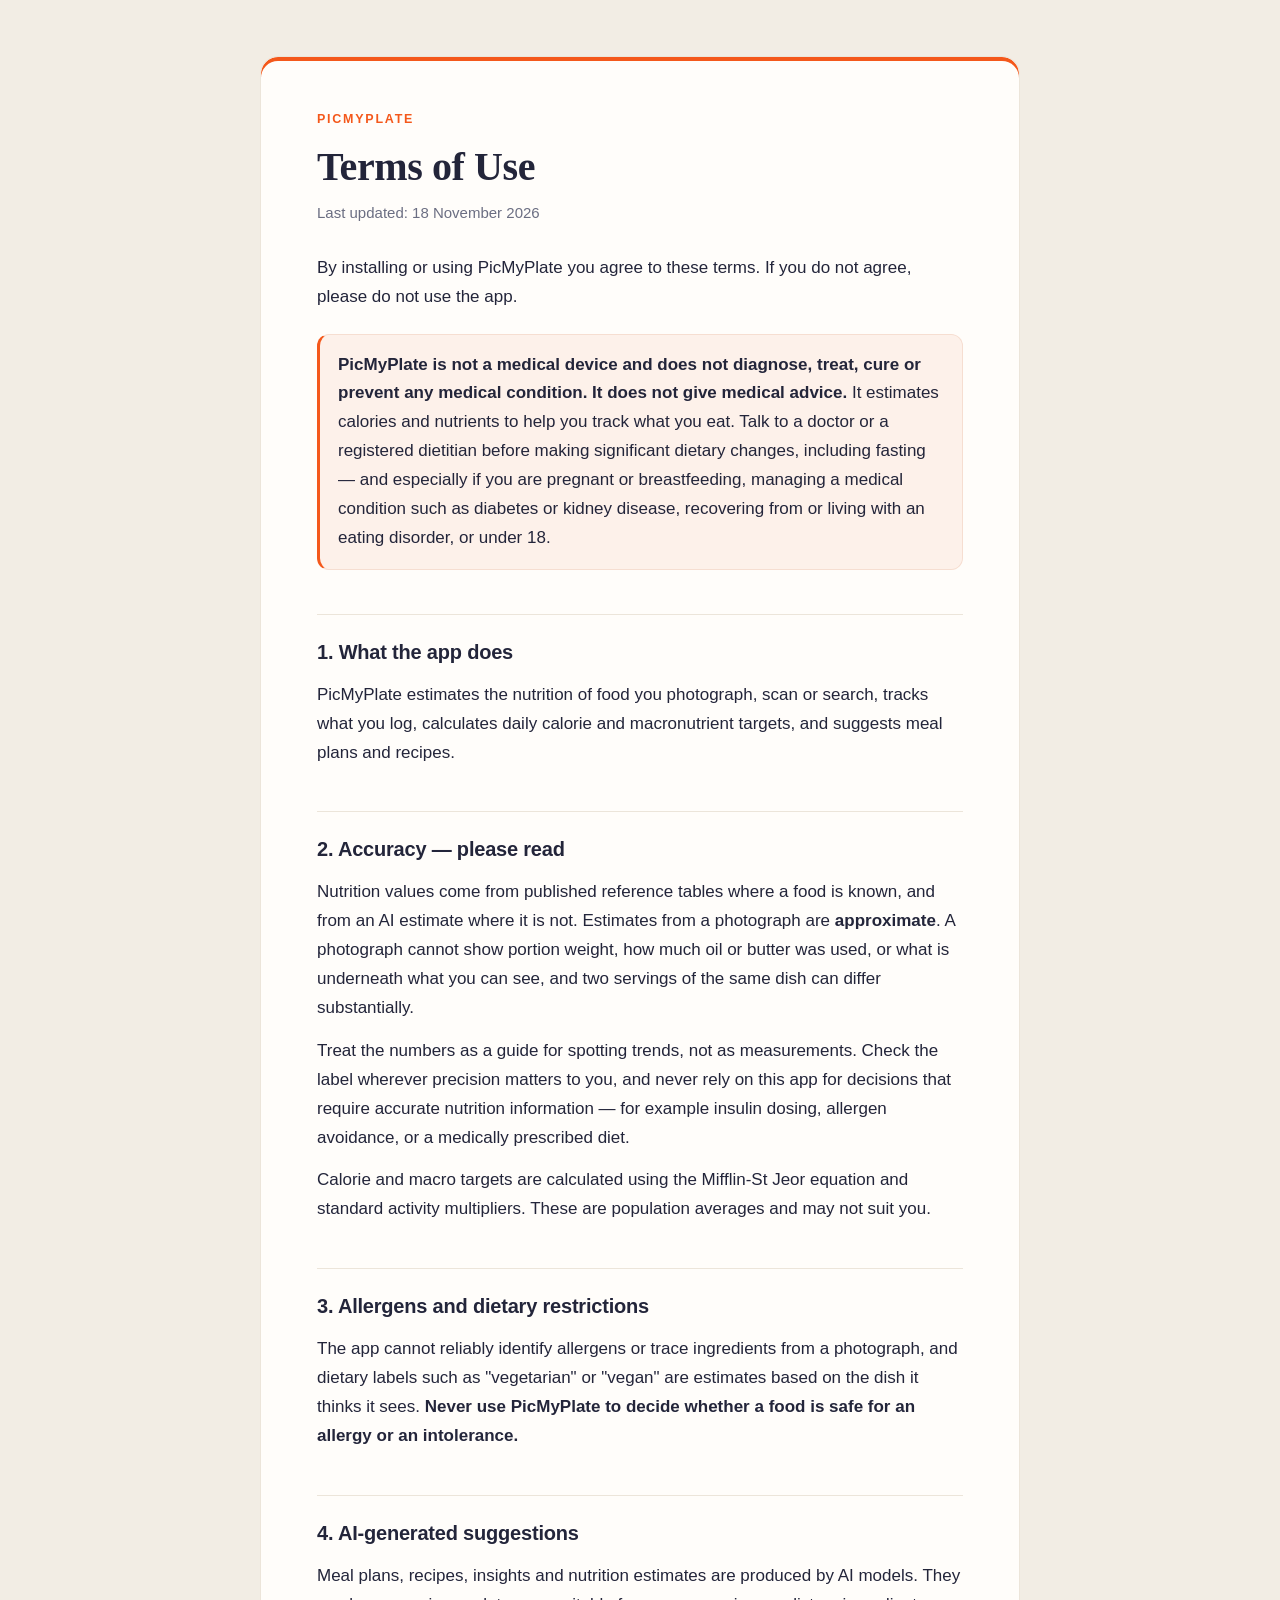
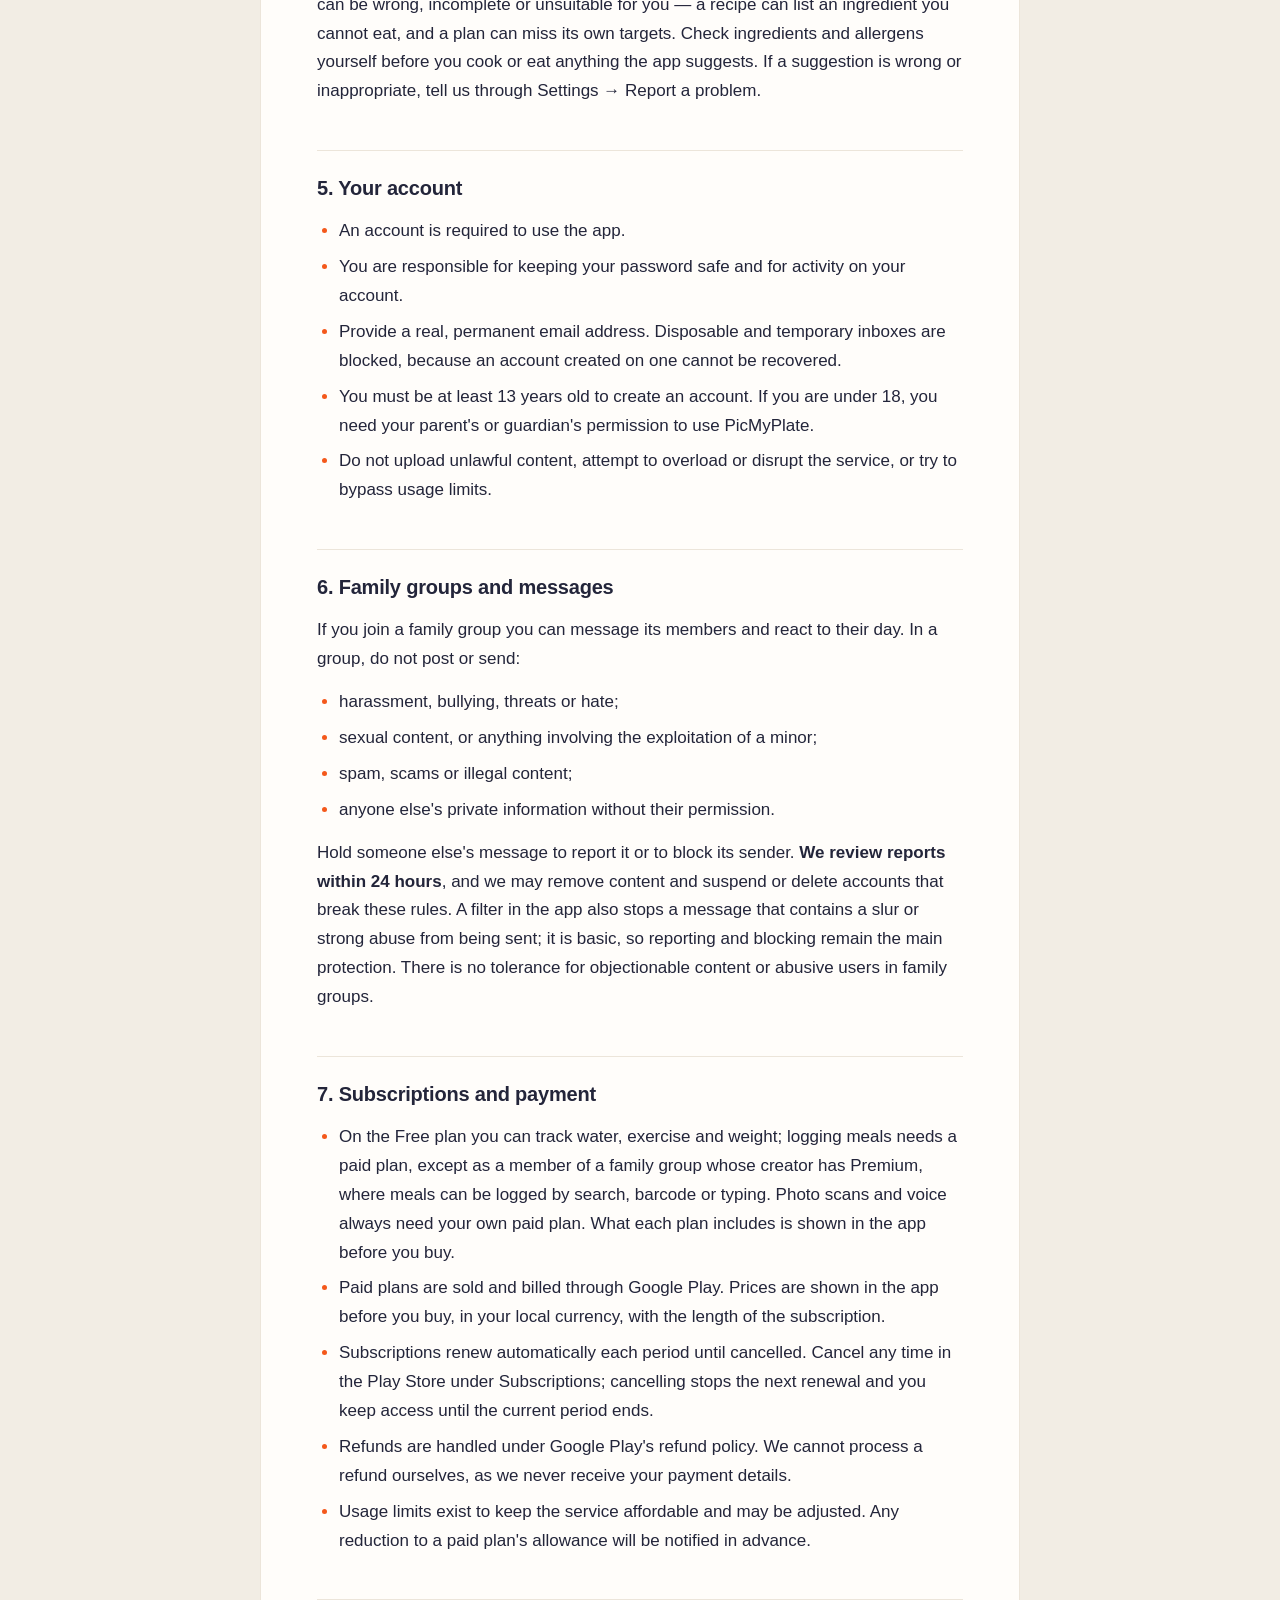
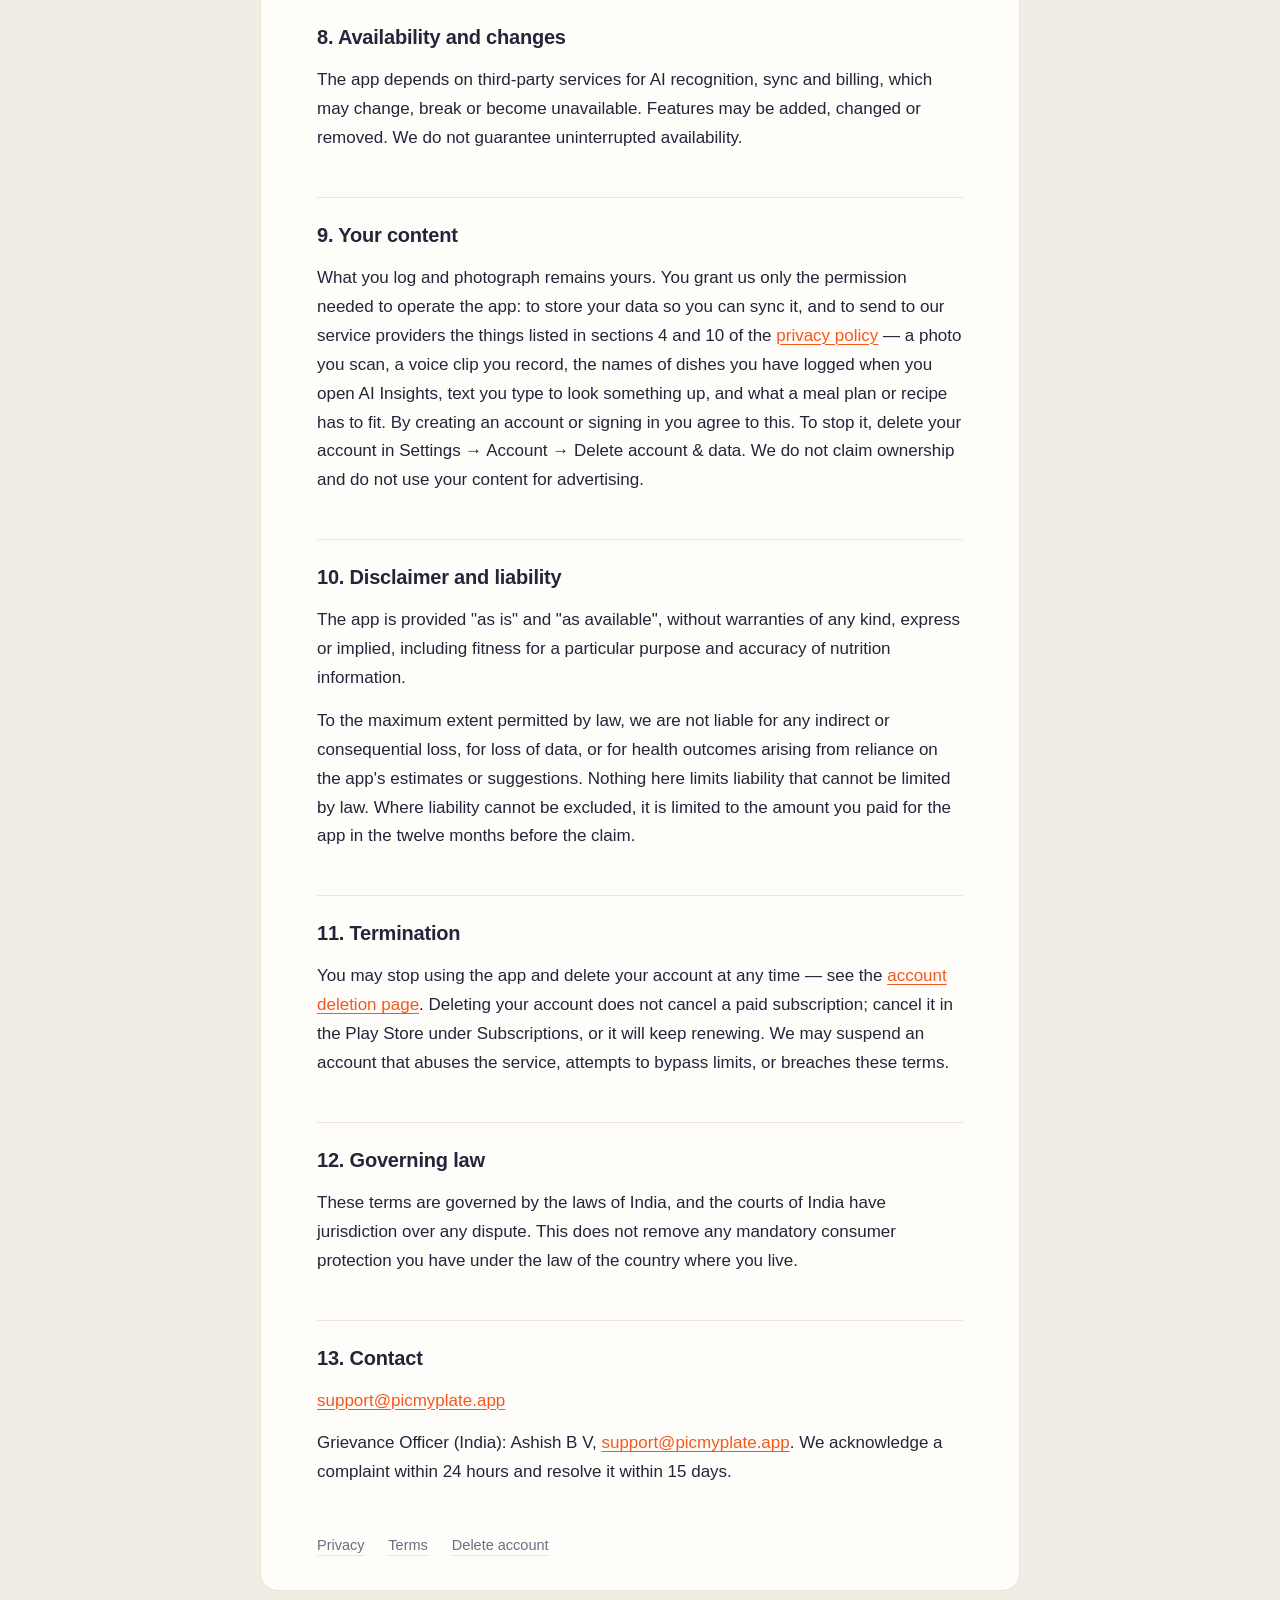
<file: terms.html>
<!doctype html>
<html lang="en">
<head>
<meta charset="utf-8">
<meta name="viewport" content="width=device-width, initial-scale=1">
<title>Terms of Use — PicMyPlate</title>
<link rel="stylesheet" href="style.css">
</head>
<body>
<header>
  <p class="brand">PicMyPlate</p>
  <h1>Terms of Use</h1>
  <p class="updated">Last updated: 18 November 2026</p>
</header>

<main>

<p>By installing or using PicMyPlate you agree to these terms. If you do not agree, please do not use the app.</p>

<div class="note">
  <p><strong>PicMyPlate is not a medical device and does not diagnose, treat, cure or prevent any medical condition. It does not give medical advice.</strong> It estimates calories and nutrients to help you track what you eat. Talk to a doctor or a registered dietitian before making significant dietary changes, including fasting — and especially if you are pregnant or breastfeeding, managing a medical condition such as diabetes or kidney disease, recovering from or living with an eating disorder, or under 18.</p>
</div>

<h2>1. What the app does</h2>
<p>PicMyPlate estimates the nutrition of food you photograph, scan or search, tracks what you log, calculates daily calorie and macronutrient targets, and suggests meal plans and recipes.</p>

<h2>2. Accuracy — please read</h2>
<p>Nutrition values come from published reference tables where a food is known, and from an AI estimate where it is not. Estimates from a photograph are <strong>approximate</strong>. A photograph cannot show portion weight, how much oil or butter was used, or what is underneath what you can see, and two servings of the same dish can differ substantially.</p>
<p>Treat the numbers as a guide for spotting trends, not as measurements. Check the label wherever precision matters to you, and never rely on this app for decisions that require accurate nutrition information — for example insulin dosing, allergen avoidance, or a medically prescribed diet.</p>
<p>Calorie and macro targets are calculated using the Mifflin-St Jeor equation and standard activity multipliers. These are population averages and may not suit you.</p>

<h2>3. Allergens and dietary restrictions</h2>
<p>The app cannot reliably identify allergens or trace ingredients from a photograph, and dietary labels such as "vegetarian" or "vegan" are estimates based on the dish it thinks it sees. <strong>Never use PicMyPlate to decide whether a food is safe for an allergy or an intolerance.</strong></p>

<h2>4. AI-generated suggestions</h2>
<p>Meal plans, recipes, insights and nutrition estimates are produced by AI models. They can be wrong, incomplete or unsuitable for you — a recipe can list an ingredient you cannot eat, and a plan can miss its own targets. Check ingredients and allergens yourself before you cook or eat anything the app suggests. If a suggestion is wrong or inappropriate, tell us through Settings → Report a problem.</p>

<h2>5. Your account</h2>
<ul>
  <li>An account is required to use the app.</li>
  <li>You are responsible for keeping your password safe and for activity on your account.</li>
  <li>Provide a real, permanent email address. Disposable and temporary inboxes are blocked, because an account created on one cannot be recovered.</li>
  <li>You must be at least 13 years old to create an account. If you are under 18, you need your parent's or guardian's permission to use PicMyPlate.</li>
  <li>Do not upload unlawful content, attempt to overload or disrupt the service, or try to bypass usage limits.</li>
</ul>

<h2>6. Family groups and messages</h2>
<p>If you join a family group you can message its members and react to their day. In a group, do not post or send:</p>
<ul>
  <li>harassment, bullying, threats or hate;</li>
  <li>sexual content, or anything involving the exploitation of a minor;</li>
  <li>spam, scams or illegal content;</li>
  <li>anyone else's private information without their permission.</li>
</ul>
<p>Hold someone else's message to report it or to block its sender. <strong>We review reports within 24 hours</strong>, and we may remove content and suspend or delete accounts that break these rules. A filter in the app also stops a message that contains a slur or strong abuse from being sent; it is basic, so reporting and blocking remain the main protection. There is no tolerance for objectionable content or abusive users in family groups.</p>

<h2>7. Subscriptions and payment</h2>
<ul>
  <li>On the Free plan you can track water, exercise and weight; logging meals needs a paid plan, except as a member of a family group whose creator has Premium, where meals can be logged by search, barcode or typing. Photo scans and voice always need your own paid plan. What each plan includes is shown in the app before you buy.</li>
  <li>Paid plans are sold and billed through Google Play. Prices are shown in the app before you buy, in your local currency, with the length of the subscription.</li>
  <li>Subscriptions renew automatically each period until cancelled. Cancel any time in the Play Store under Subscriptions; cancelling stops the next renewal and you keep access until the current period ends.</li>
  <li>Refunds are handled under Google Play's refund policy. We cannot process a refund ourselves, as we never receive your payment details.</li>
  <li>Usage limits exist to keep the service affordable and may be adjusted. Any reduction to a paid plan's allowance will be notified in advance.</li>
</ul>

<h2>8. Availability and changes</h2>
<p>The app depends on third-party services for AI recognition, sync and billing, which may change, break or become unavailable. Features may be added, changed or removed. We do not guarantee uninterrupted availability.</p>

<h2>9. Your content</h2>
<p>What you log and photograph remains yours. You grant us only the permission needed to operate the app: to store your data so you can sync it, and to send to our service providers the things listed in sections 4 and 10 of the <a href="privacy.html">privacy policy</a> &mdash; a photo you scan, a voice clip you record, the names of dishes you have logged when you open AI Insights, text you type to look something up, and what a meal plan or recipe has to fit. By creating an account or signing in you agree to this. To stop it, delete your account in Settings &rarr; Account &rarr; Delete account &amp; data. We do not claim ownership and do not use your content for advertising.</p>

<h2>10. Disclaimer and liability</h2>
<p>The app is provided "as is" and "as available", without warranties of any kind, express or implied, including fitness for a particular purpose and accuracy of nutrition information.</p>
<p>To the maximum extent permitted by law, we are not liable for any indirect or consequential loss, for loss of data, or for health outcomes arising from reliance on the app's estimates or suggestions. Nothing here limits liability that cannot be limited by law. Where liability cannot be excluded, it is limited to the amount you paid for the app in the twelve months before the claim.</p>

<h2>11. Termination</h2>
<p>You may stop using the app and delete your account at any time — see the <a href="delete-account.html">account deletion page</a>. Deleting your account does not cancel a paid subscription; cancel it in the Play Store under Subscriptions, or it will keep renewing. We may suspend an account that abuses the service, attempts to bypass limits, or breaches these terms.</p>

<h2>12. Governing law</h2>
<p>These terms are governed by the laws of India, and the courts of India have jurisdiction over any dispute. This does not remove any mandatory consumer protection you have under the law of the country where you live.</p>

<h2>13. Contact</h2>
<p><a href="mailto:support@picmyplate.app">support@picmyplate.app</a></p>
<p>Grievance Officer (India): Ashish B V, <a href="mailto:support@picmyplate.app">support@picmyplate.app</a>. We acknowledge a complaint within 24 hours and resolve it within 15 days.</p>

</main>

<footer>
  <a href="privacy.html">Privacy</a>
  <a href="terms.html">Terms</a>
  <a href="delete-account.html">Delete account</a>
</footer>
</body>
</html>
</file>
<file: style.css>
/* Shared styling for the public legal pages.
   Self-contained: no fonts, scripts or images are fetched, so the pages load on
   a bad connection and cannot leak a visit to a third party. That constraint is
   why the display face below is Georgia rather than something from a CDN - it
   is on every machine that will read this, and it costs nothing.

   Light only, deliberately. The palette follows the app (sand canvas, navy
   text, coral accent) so someone arriving from the Play listing sees the same
   product. The dark-mode block that used to be here inverted all of that and
   made a legal page look like a terminal. */
:root {
  /* Declared, so a browser with "force dark mode" on does not invert a page
     that has been deliberately designed light. Without this the user's own
     screenshot came back dark. */
  color-scheme: light;

  --bg: #f2ede4;        /* sand, a shade deeper than the sheet sits on */
  --sheet: #fffdfa;     /* the page itself - warm white, not clinical */
  --text: #23253a;
  --muted: #6b6e82;
  --line: #ece5da;
  --accent: #f4581b;
  --accent-soft: #fdf1ea;
}

* { box-sizing: border-box; }

html { -webkit-text-size-adjust: 100%; }

body {
  margin: 0;
  padding: 0 16px 72px;
  background: var(--bg);
  color: var(--text);
  font: 17px/1.7 -apple-system, BlinkMacSystemFont, "Segoe UI", Roboto, Helvetica, Arial, sans-serif;
  -webkit-font-smoothing: antialiased;
}

/* The three landmarks stack into one continuous sheet.
   Bordered rather than shadowed: a shadow on each of three stacked elements
   shows its seams down both sides, which is worse than no shadow at all. */
body > header,
body > main,
body > footer {
  max-width: 760px;
  margin: 0 auto;
  background: var(--sheet);
  border-left: 1px solid var(--line);
  border-right: 1px solid var(--line);
  padding-left: clamp(20px, 5vw, 56px);
  padding-right: clamp(20px, 5vw, 56px);
}

body > header {
  margin-top: clamp(24px, 6vw, 56px);
  padding-top: clamp(32px, 6vw, 52px);
  padding-bottom: 28px;
  border-top: 1px solid var(--line);
  border-radius: 18px 18px 0 0;
  /* One hairline of colour at the very top. The whole page is quiet, so this is
     the only thing that has to say which product it belongs to. */
  box-shadow: inset 0 4px 0 0 var(--accent);
}

body > footer {
  padding-top: 24px;
  padding-bottom: 32px;
  border-bottom: 1px solid var(--line);
  border-radius: 0 0 18px 18px;
  color: var(--muted);
  font-size: 14.5px;
}

body > main { padding-bottom: 8px; }

/* ── Masthead ─────────────────────────────────────────────────────────────── */

.brand {
  font-size: 12.5px;
  font-weight: 800;
  letter-spacing: 0.14em;
  text-transform: uppercase;
  color: var(--accent);
  margin: 0 0 14px;
}

h1 {
  font-family: Georgia, "Iowan Old Style", "Times New Roman", serif;
  font-size: clamp(30px, 6vw, 40px);
  font-weight: 700;
  line-height: 1.15;
  letter-spacing: -0.4px;
  margin: 0 0 10px;
}

.updated {
  color: var(--muted);
  font-size: 15px;
  margin: 0;
}

/* ── Body copy ────────────────────────────────────────────────────────────── */

h2 {
  font-size: 20px;
  font-weight: 800;
  letter-spacing: -0.2px;
  margin: 44px 0 12px;
  padding-top: 20px;
  border-top: 1px solid var(--line);
}
/* The first section sits right under the masthead rule, so it does not need a
   second one immediately above it. */
main > h2:first-child { border-top: 0; padding-top: 0; margin-top: 30px; }

h3 { font-size: 16.5px; font-weight: 700; margin: 26px 0 6px; }

p { margin: 0 0 14px; }
ul, ol { padding-left: 22px; margin: 0 0 14px; }
li { margin: 7px 0; }
li::marker { color: var(--accent); }

strong { font-weight: 700; }

a {
  color: var(--accent);
  text-decoration-thickness: 1px;
  text-underline-offset: 3px;
}
a:hover { color: #d1420c; }

/* ── Callouts ─────────────────────────────────────────────────────────────── */

.note {
  background: var(--accent-soft);
  border: 1px solid #f6ded1;
  border-left: 3px solid var(--accent);
  border-radius: 12px;
  padding: 16px 18px;
  margin: 22px 0;
}
.note p { margin: 0; }
.note p + p { margin-top: 10px; }

/* ── Tables ───────────────────────────────────────────────────────────────── */

.wrap { overflow-x: auto; margin: 18px 0; }
table {
  width: 100%;
  border-collapse: collapse;
  font-size: 15.5px;
  border: 1px solid var(--line);
  border-radius: 12px;
  overflow: hidden;
}
th, td {
  text-align: left;
  padding: 12px 14px;
  border-bottom: 1px solid var(--line);
  vertical-align: top;
}
th {
  font-weight: 800;
  font-size: 13px;
  letter-spacing: 0.04em;
  text-transform: uppercase;
  color: var(--muted);
  background: #faf6f0;
}
tr:last-child td { border-bottom: 0; }

/* ── Footer ───────────────────────────────────────────────────────────────── */

footer a {
  margin-right: 20px;
  color: var(--muted);
  text-decoration: none;
  border-bottom: 1px solid var(--line);
  padding-bottom: 2px;
}
footer a:hover { color: var(--accent); border-bottom-color: var(--accent); }

/* ── Print ────────────────────────────────────────────────────────────────── */
/* A privacy policy gets printed and filed more often than most pages. Without
   this it prints the sand background across every sheet. */
@media print {
  body { background: #fff; padding: 0; }
  body > header, body > main, body > footer {
    border: 0; border-radius: 0; max-width: none; padding: 0;
    box-shadow: none;
  }
  a { color: var(--text); }
  h2 { break-after: avoid; }
}
</file>
